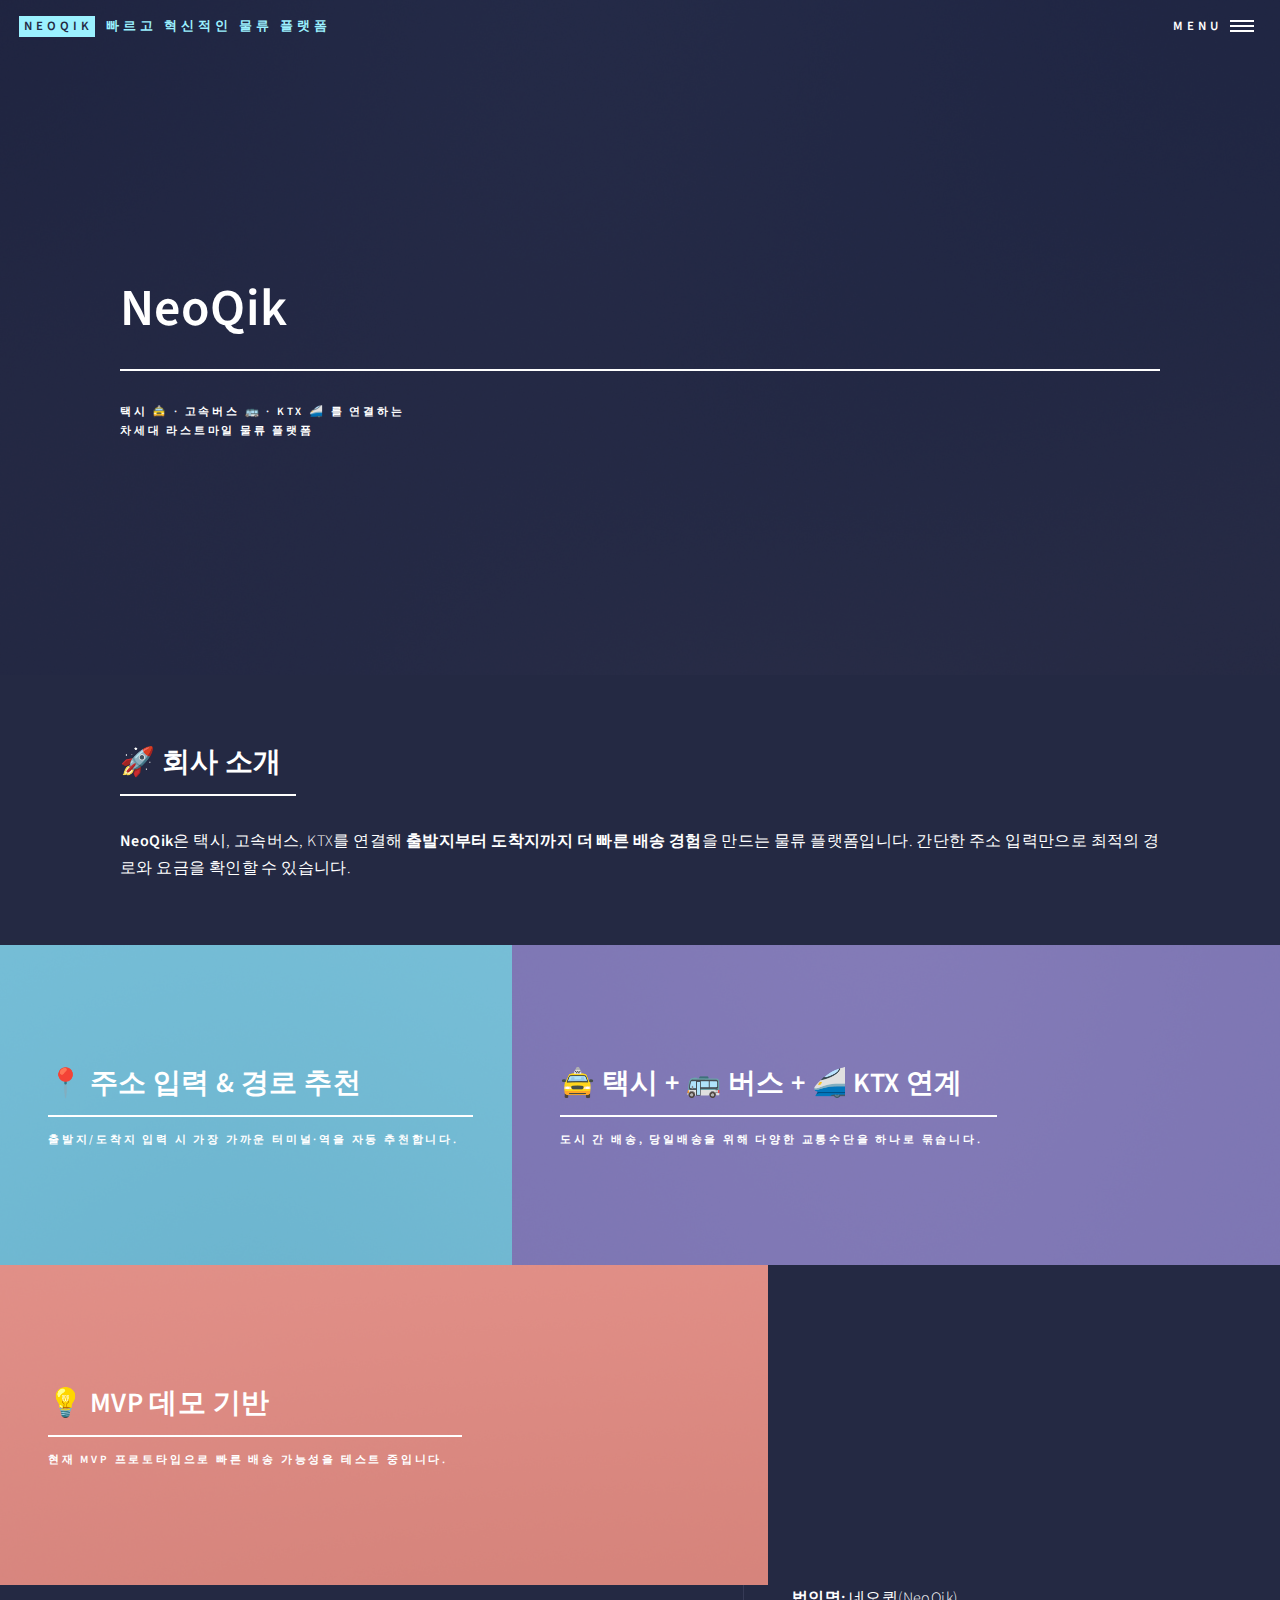
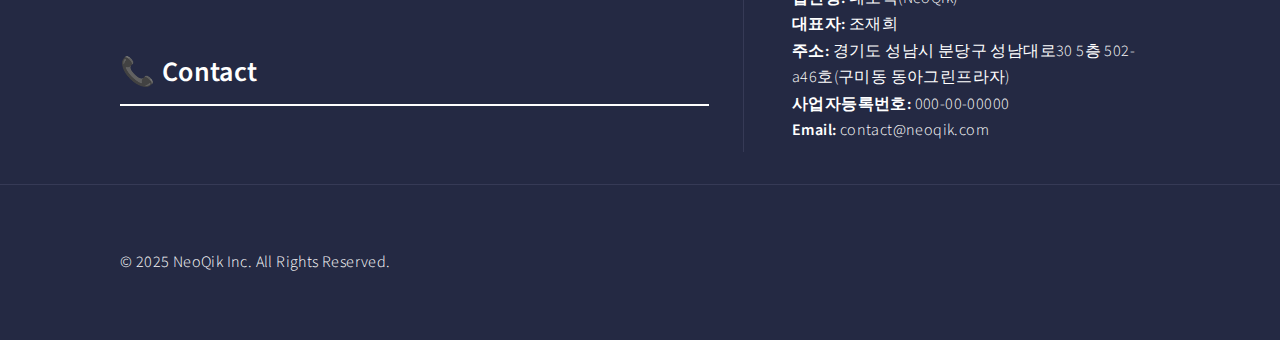
<file: index.html>
<!DOCTYPE HTML>
<html>
	<head>
		<title>NeoQik – 빠르고 혁신적인 물류 플랫폼</title>
		<meta charset="utf-8" />
		<meta name="viewport" content="width=device-width, initial-scale=1, user-scalable=no" />
		<link rel="stylesheet" href="assets/css/main.css" />
		<noscript><link rel="stylesheet" href="assets/css/noscript.css" /></noscript>
	</head>
	<body class="is-preload">

		<!-- Wrapper -->
			<div id="wrapper">

				<!-- Header -->
					<header id="header" class="alt">
						<a href="index.html" class="logo"><strong>NeoQik</strong> <span>빠르고 혁신적인 물류 플랫폼</span></a>
						<nav>
							<a href="#menu">Menu</a>
						</nav>
					</header>

				<!-- Menu -->
					<nav id="menu">
						<ul class="links">
							<li><a href="index.html">Home</a></li>
							<li><a href="#about">About</a></li>
							<li><a href="#services">Services</a></li>
							<li><a href="notice.html">Notice</a></li>
							<li><a href="#contact">Contact</a></li>
						</ul>
					</nav>

				<!-- Banner -->
					<section id="banner" class="major">
						<div class="inner">
							<header class="major">
								<h1>NeoQik</h1>
							</header>
							<div class="content">
								<p>택시 🚖 · 고속버스 🚌 · KTX 🚄 를 연결하는<br/>
								<strong>차세대 라스트마일 물류 플랫폼</strong></p>
							</div>
						</div>
					</section>

				<!-- About -->
					<section id="about">
						<div class="inner">
							<header class="major">
								<h2>🚀 회사 소개</h2>
							</header>
							<p><strong>NeoQik</strong>은 택시, 고속버스, KTX를 연결해 
							<strong>출발지부터 도착지까지 더 빠른 배송 경험</strong>을 만드는 물류 플랫폼입니다.
							간단한 주소 입력만으로 최적의 경로와 요금을 확인할 수 있습니다.</p>
						</div>
					</section>

				<!-- Services -->
					<section id="services" class="tiles">
						<article>
							<span class="image">
								<img src="images/pic01.jpg" alt="" />
							</span>
							<header class="major">
								<h3>📍 주소 입력 & 경로 추천</h3>
								<p>출발지/도착지 입력 시 가장 가까운 터미널·역을 자동 추천합니다.</p>
							</header>
						</article>
						<article>
							<span class="image">
								<img src="images/pic02.jpg" alt="" />
							</span>
							<header class="major">
								<h3>🚖 택시 + 🚌 버스 + 🚄 KTX 연계</h3>
								<p>도시 간 배송, 당일배송을 위해 다양한 교통수단을 하나로 묶습니다.</p>
							</header>
						</article>
						<article>
							<span class="image">
								<img src="images/pic03.jpg" alt="" />
							</span>
							<header class="major">
								<h3>💡 MVP 데모 기반</h3>
								<p>현재 MVP 프로토타입으로 빠른 배송 가능성을 테스트 중입니다.</p>
							</header>
						</article>
					</section>

				<!-- Contact -->
					<section id="contact">
						<div class="inner">
							<header class="major">
								<h2>📞 Contact</h2>
							</header>
							<p><strong>법인명:</strong> 네오퀵(NeoQik)<br>
							   <strong>대표자:</strong> 조재희<br>
							   <strong>주소:</strong> 경기도 성남시 분당구 성남대로30 5층 502-a46호(구미동 동아그린프라자)<br>
							   <strong>사업자등록번호:</strong> 000-00-00000<br>
							   <strong>Email:</strong> contact@neoqik.com</p>
						</div>
					</section>

				<!-- Footer -->
					<footer id="footer">
						<div class="inner">
							<p>© 2025 NeoQik Inc. All Rights Reserved.</p>
						</div>
					</footer>

			</div>

		<!-- Scripts -->
			<script src="assets/js/jquery.min.js"></script>
			<script src="assets/js/jquery.scrolly.min.js"></script>
			<script src="assets/js/jquery.scrollex.min.js"></script>
			<script src="assets/js/browser.min.js"></script>
			<script src="assets/js/breakpoints.min.js"></script>
			<script src="assets/js/util.js"></script>
			<script src="assets/js/main.js"></script>

	</body>
</html>
</file>
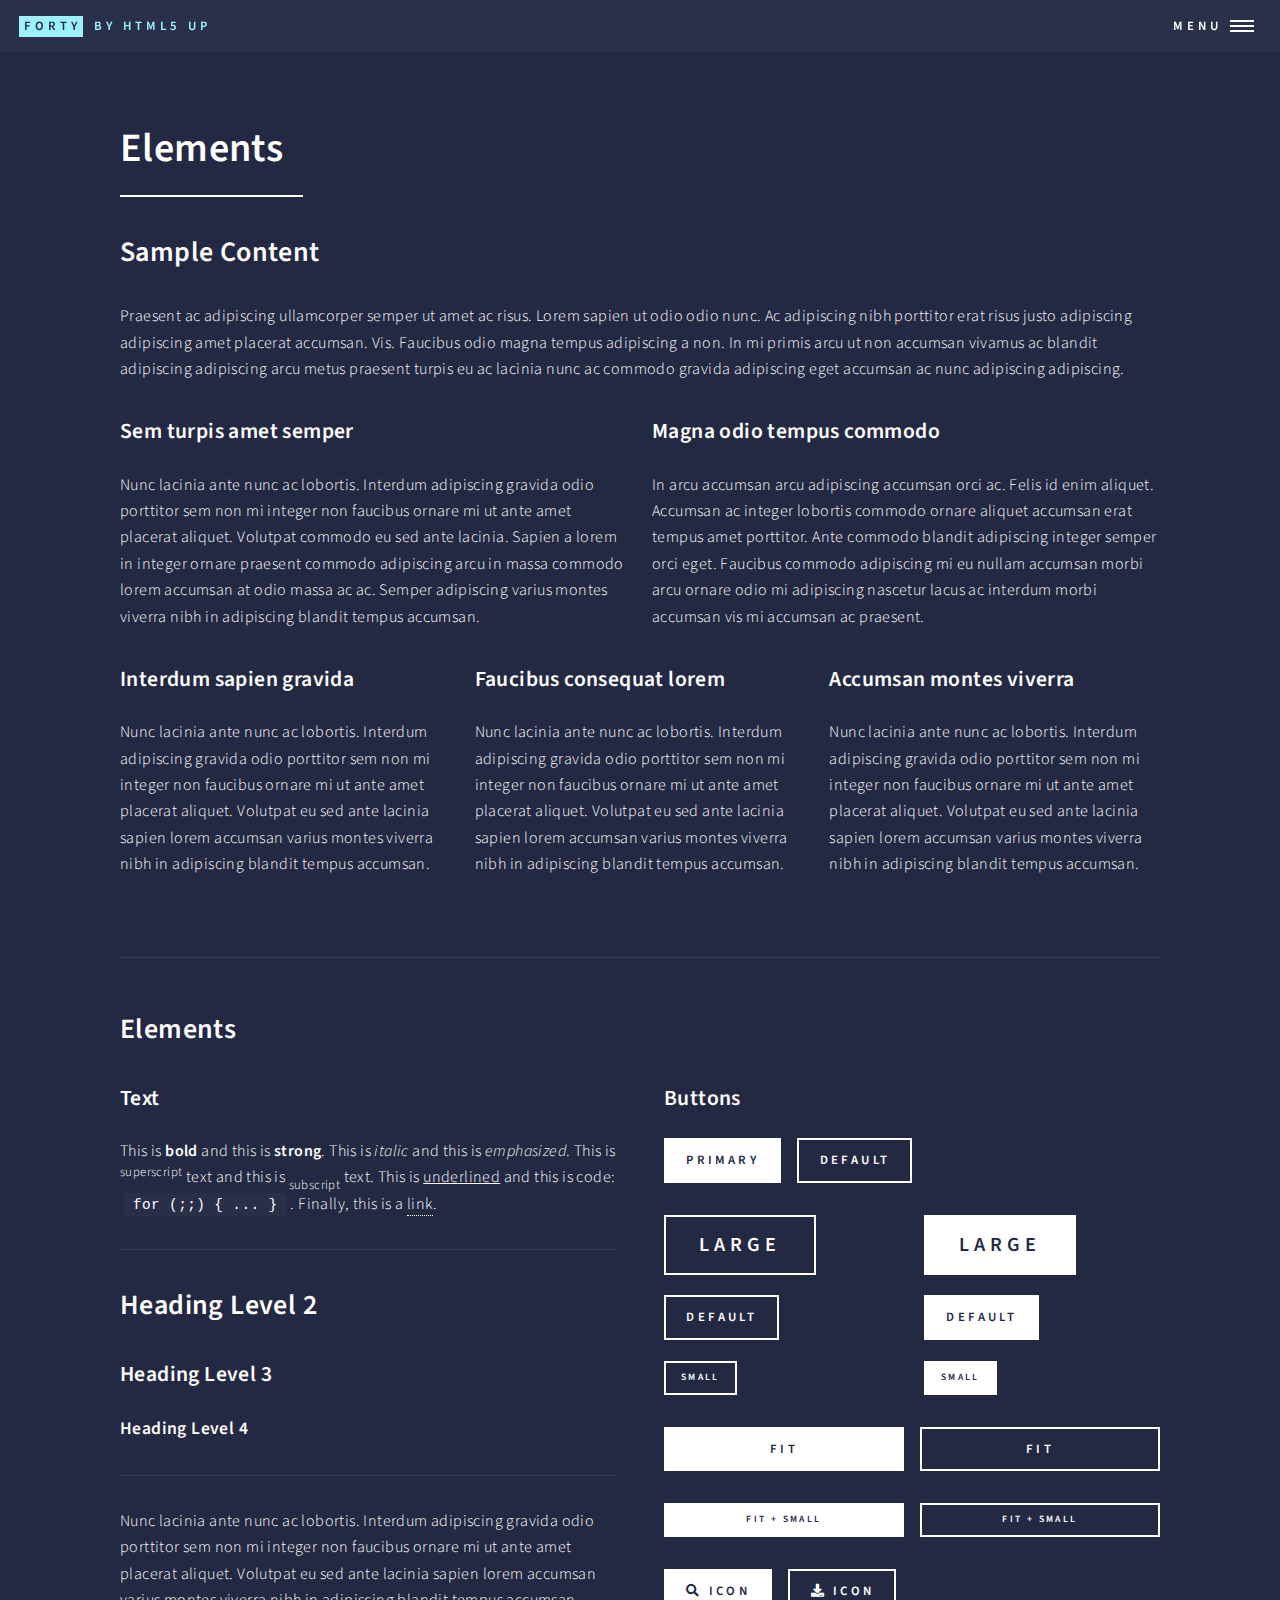
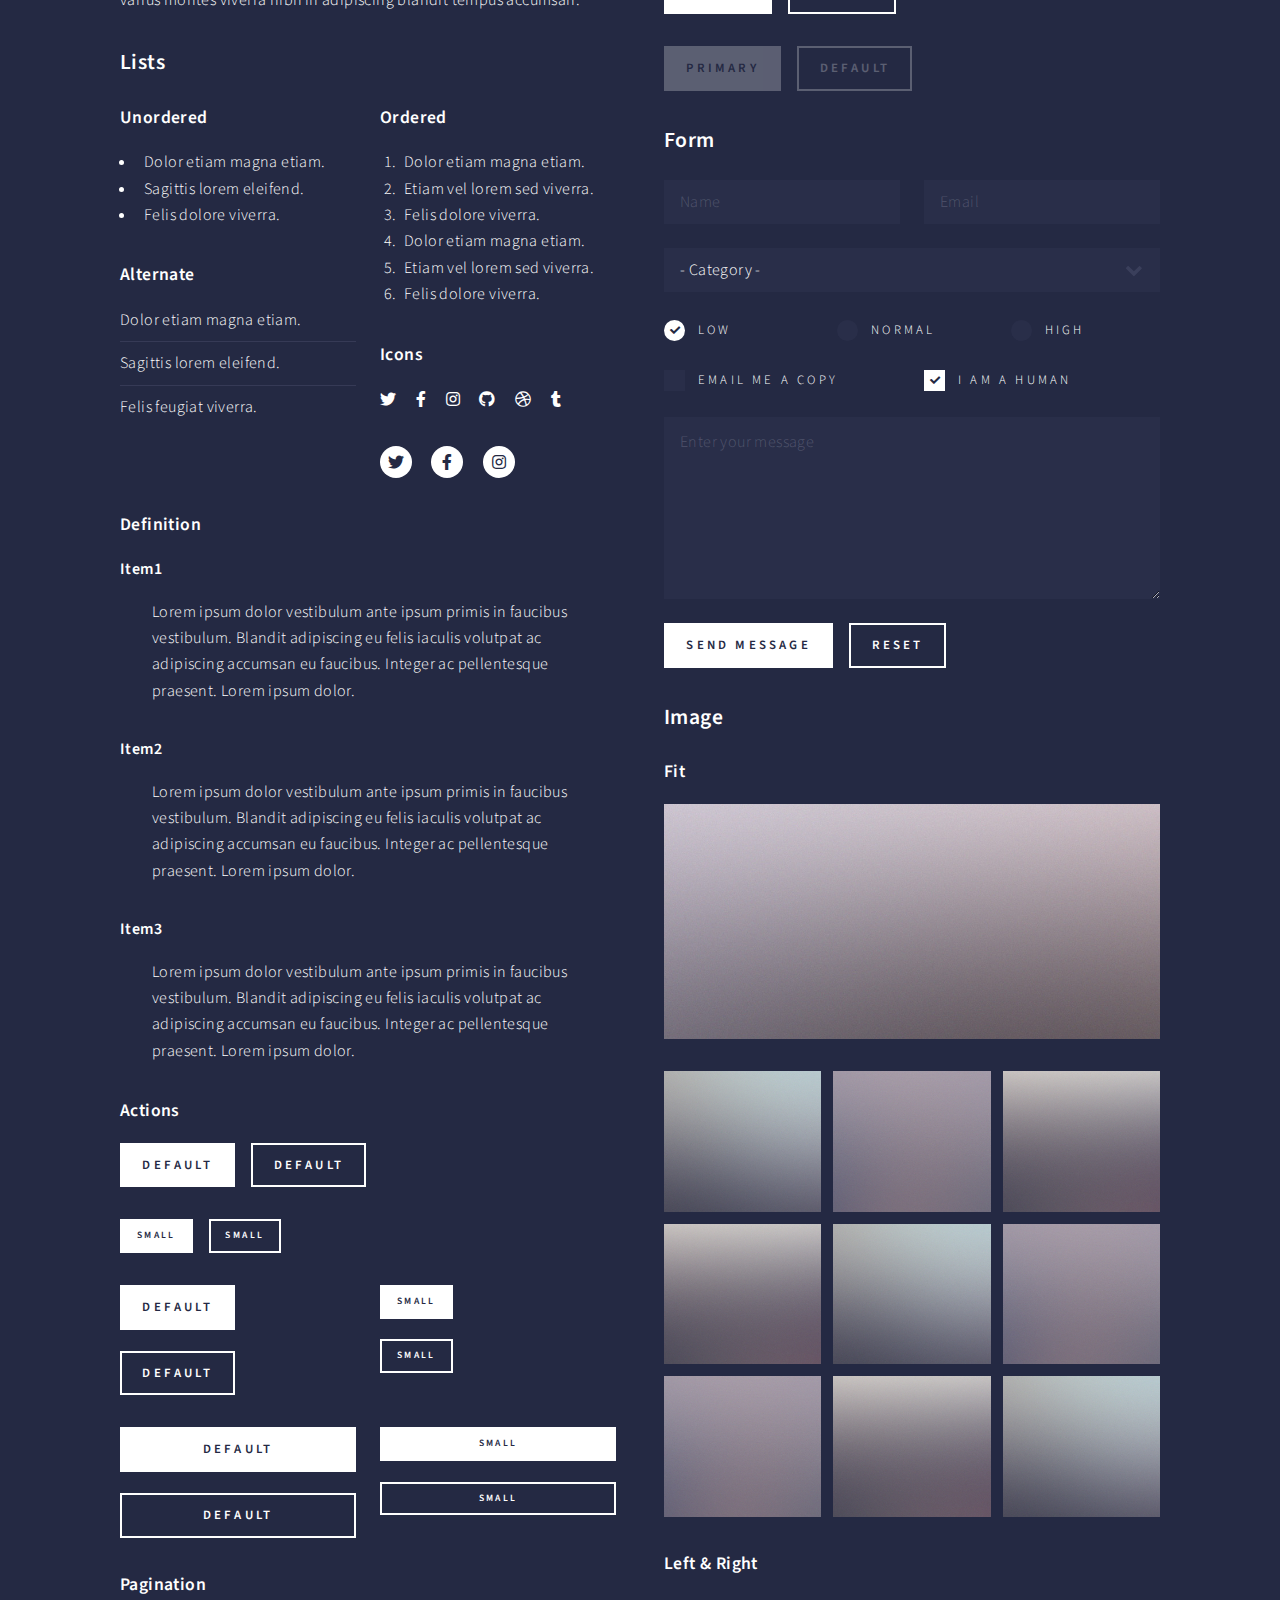
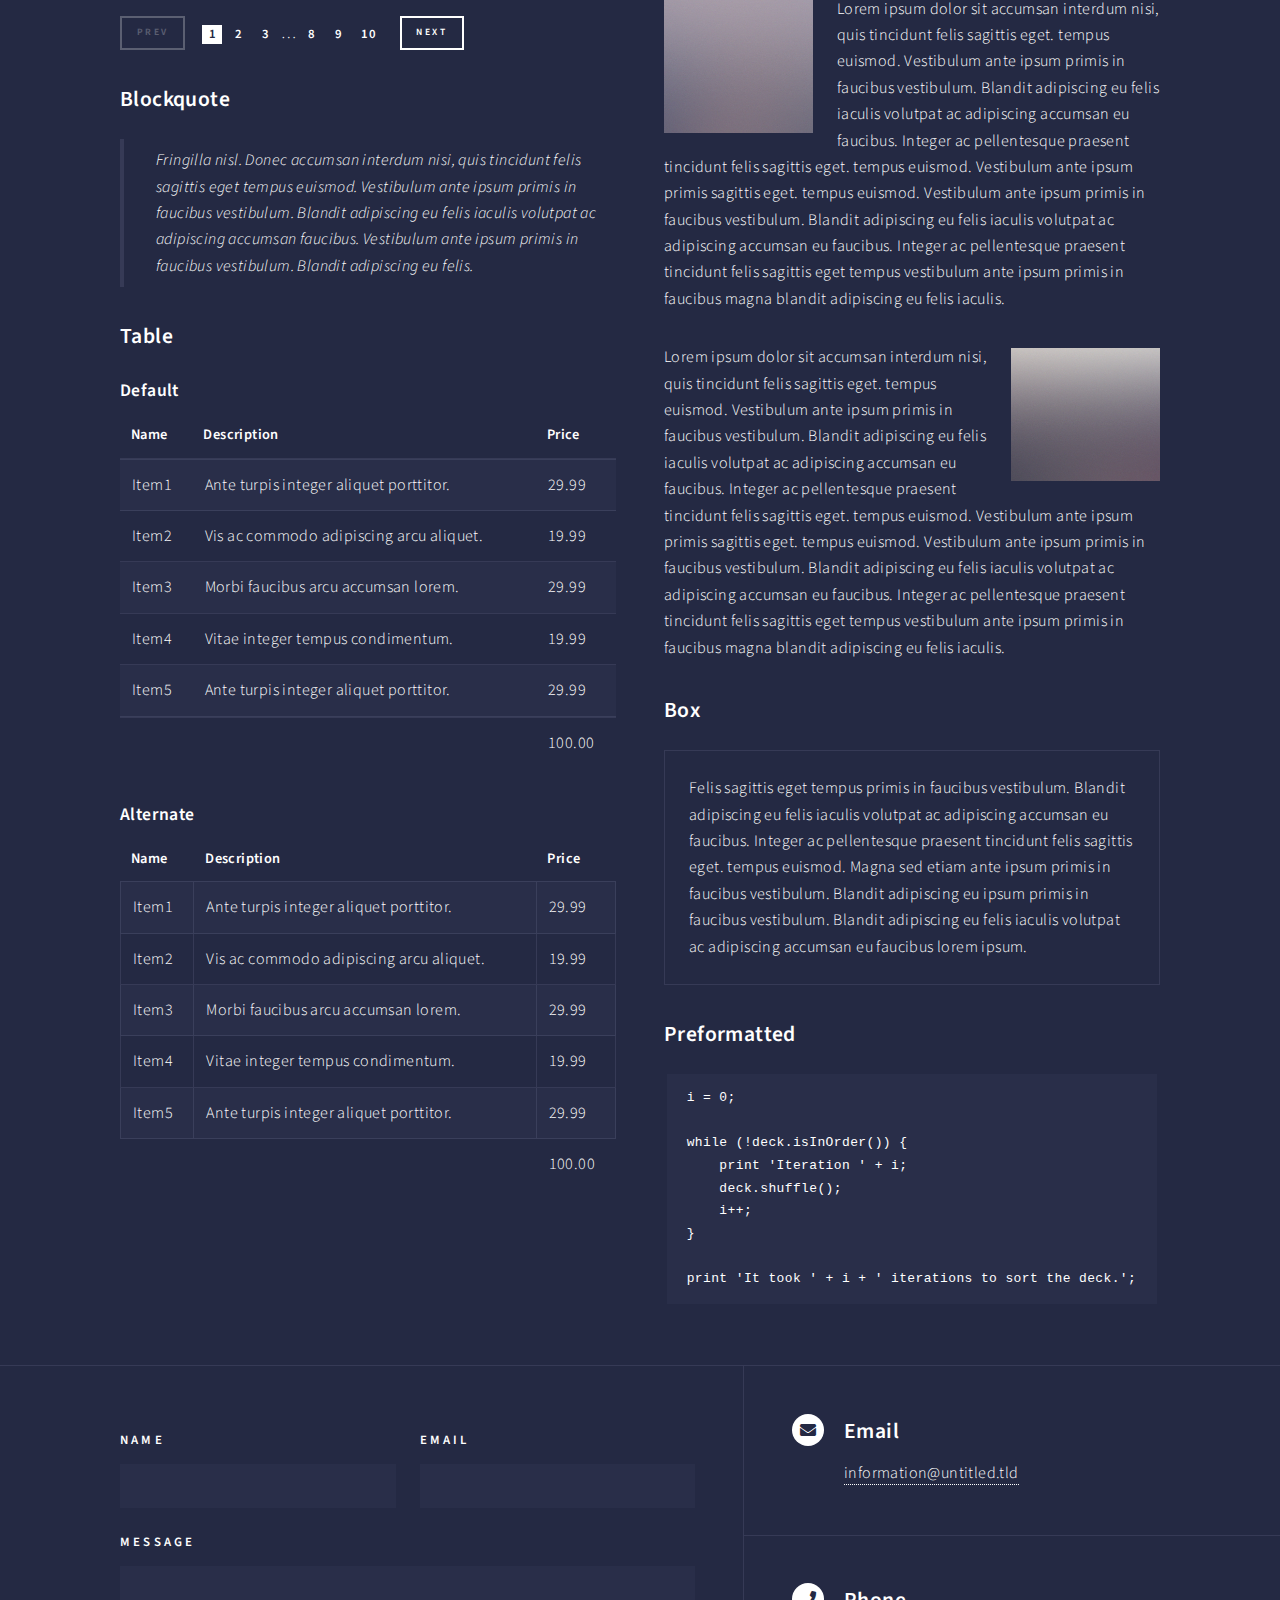
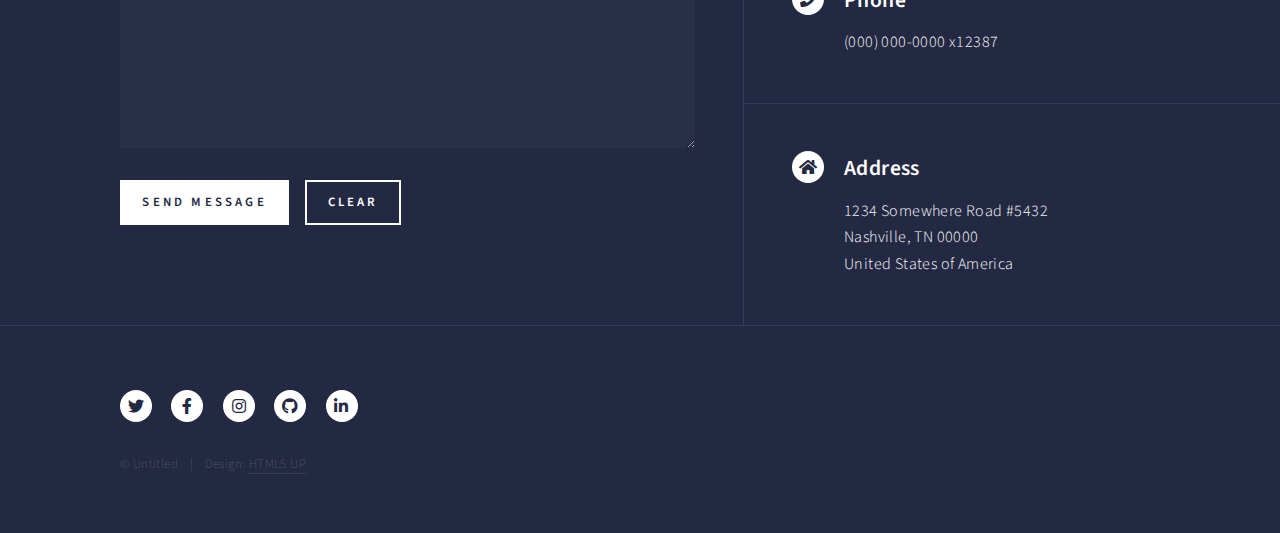
<file: elements.html>
<!DOCTYPE HTML>
<!--
	Forty by HTML5 UP
	html5up.net | @ajlkn
	Free for personal and commercial use under the CCA 3.0 license (html5up.net/license)
-->
<html>
	<head>
		<title>Elements - Forty by HTML5 UP</title>
		<meta charset="utf-8" />
		<meta name="viewport" content="width=device-width, initial-scale=1, user-scalable=no" />
		<link rel="stylesheet" href="assets/css/main.css" />
		<noscript><link rel="stylesheet" href="assets/css/noscript.css" /></noscript>
	</head>
	<body class="is-preload">

		<!-- Wrapper -->
			<div id="wrapper">

				<!-- Header -->
					<header id="header">
						<a href="index.html" class="logo"><strong>Forty</strong> <span>by HTML5 UP</span></a>
						<nav>
							<a href="#menu">Menu</a>
						</nav>
					</header>

				<!-- Menu -->
					<nav id="menu">
						<ul class="links">
							<li><a href="index.html">Home</a></li>
							<li><a href="landing.html">Landing</a></li>
							<li><a href="generic.html">Generic</a></li>
							<li><a href="elements.html">Elements</a></li>
						</ul>
						<ul class="actions stacked">
							<li><a href="#" class="button primary fit">Get Started</a></li>
							<li><a href="#" class="button fit">Log In</a></li>
						</ul>
					</nav>

				<!-- Main -->
					<div id="main" class="alt">

						<!-- One -->
							<section id="one">
								<div class="inner">
									<header class="major">
										<h1>Elements</h1>
									</header>

									<!-- Content -->
										<h2 id="content">Sample Content</h2>
										<p>Praesent ac adipiscing ullamcorper semper ut amet ac risus. Lorem sapien ut odio odio nunc. Ac adipiscing nibh porttitor erat risus justo adipiscing adipiscing amet placerat accumsan. Vis. Faucibus odio magna tempus adipiscing a non. In mi primis arcu ut non accumsan vivamus ac blandit adipiscing adipiscing arcu metus praesent turpis eu ac lacinia nunc ac commodo gravida adipiscing eget accumsan ac nunc adipiscing adipiscing.</p>
										<div class="row">
											<div class="col-6 col-12-small">
												<h3>Sem turpis amet semper</h3>
												<p>Nunc lacinia ante nunc ac lobortis. Interdum adipiscing gravida odio porttitor sem non mi integer non faucibus ornare mi ut ante amet placerat aliquet. Volutpat commodo eu sed ante lacinia. Sapien a lorem in integer ornare praesent commodo adipiscing arcu in massa commodo lorem accumsan at odio massa ac ac. Semper adipiscing varius montes viverra nibh in adipiscing blandit tempus accumsan.</p>
											</div>
											<div class="col-6 col-12-small">
												<h3>Magna odio tempus commodo</h3>
												<p>In arcu accumsan arcu adipiscing accumsan orci ac. Felis id enim aliquet. Accumsan ac integer lobortis commodo ornare aliquet accumsan erat tempus amet porttitor. Ante commodo blandit adipiscing integer semper orci eget. Faucibus commodo adipiscing mi eu nullam accumsan morbi arcu ornare odio mi adipiscing nascetur lacus ac interdum morbi accumsan vis mi accumsan ac praesent.</p>
											</div>
											<!-- Break -->
											<div class="col-4 col-12-medium">
												<h3>Interdum sapien gravida</h3>
												<p>Nunc lacinia ante nunc ac lobortis. Interdum adipiscing gravida odio porttitor sem non mi integer non faucibus ornare mi ut ante amet placerat aliquet. Volutpat eu sed ante lacinia sapien lorem accumsan varius montes viverra nibh in adipiscing blandit tempus accumsan.</p>
											</div>
											<div class="col-4 col-12-medium">
												<h3>Faucibus consequat lorem</h3>
												<p>Nunc lacinia ante nunc ac lobortis. Interdum adipiscing gravida odio porttitor sem non mi integer non faucibus ornare mi ut ante amet placerat aliquet. Volutpat eu sed ante lacinia sapien lorem accumsan varius montes viverra nibh in adipiscing blandit tempus accumsan.</p>
											</div>
											<div class="col-4 col-12-medium">
												<h3>Accumsan montes viverra</h3>
												<p>Nunc lacinia ante nunc ac lobortis. Interdum adipiscing gravida odio porttitor sem non mi integer non faucibus ornare mi ut ante amet placerat aliquet. Volutpat eu sed ante lacinia sapien lorem accumsan varius montes viverra nibh in adipiscing blandit tempus accumsan.</p>
											</div>
										</div>

									<hr class="major" />

									<!-- Elements -->
										<h2 id="elements">Elements</h2>
										<div class="row gtr-200">
											<div class="col-6 col-12-medium">

												<!-- Text stuff -->
													<h3>Text</h3>
													<p>This is <b>bold</b> and this is <strong>strong</strong>. This is <i>italic</i> and this is <em>emphasized</em>.
													This is <sup>superscript</sup> text and this is <sub>subscript</sub> text.
													This is <u>underlined</u> and this is code: <code>for (;;) { ... }</code>.
													Finally, this is a <a href="#">link</a>.</p>
													<hr />
													<h2>Heading Level 2</h2>
													<h3>Heading Level 3</h3>
													<h4>Heading Level 4</h4>
													<hr />
													<p>Nunc lacinia ante nunc ac lobortis. Interdum adipiscing gravida odio porttitor sem non mi integer non faucibus ornare mi ut ante amet placerat aliquet. Volutpat eu sed ante lacinia sapien lorem accumsan varius montes viverra nibh in adipiscing blandit tempus accumsan.</p>

												<!-- Lists -->
													<h3>Lists</h3>
													<div class="row">
														<div class="col-6 col-12-small">

															<h4>Unordered</h4>
															<ul>
																<li>Dolor etiam magna etiam.</li>
																<li>Sagittis lorem eleifend.</li>
																<li>Felis dolore viverra.</li>
															</ul>

															<h4>Alternate</h4>
															<ul class="alt">
																<li>Dolor etiam magna etiam.</li>
																<li>Sagittis lorem eleifend.</li>
																<li>Felis feugiat viverra.</li>
															</ul>

														</div>
														<div class="col-6 col-12-small">

															<h4>Ordered</h4>
															<ol>
																<li>Dolor etiam magna etiam.</li>
																<li>Etiam vel lorem sed viverra.</li>
																<li>Felis dolore viverra.</li>
																<li>Dolor etiam magna etiam.</li>
																<li>Etiam vel lorem sed viverra.</li>
																<li>Felis dolore viverra.</li>
															</ol>

															<h4>Icons</h4>
															<ul class="icons">
																<li><a href="#" class="icon brands fa-twitter"><span class="label">Twitter</span></a></li>
																<li><a href="#" class="icon brands fa-facebook-f"><span class="label">Facebook</span></a></li>
																<li><a href="#" class="icon brands fa-instagram"><span class="label">Instagram</span></a></li>
																<li><a href="#" class="icon brands fa-github"><span class="label">Github</span></a></li>
																<li><a href="#" class="icon brands fa-dribbble"><span class="label">Dribbble</span></a></li>
																<li><a href="#" class="icon brands fa-tumblr"><span class="label">Tumblr</span></a></li>
															</ul>
															<ul class="icons">
																<li><a href="#" class="icon brands alt fa-twitter"><span class="label">Twitter</span></a></li>
																<li><a href="#" class="icon brands alt fa-facebook-f"><span class="label">Facebook</span></a></li>
																<li><a href="#" class="icon brands alt fa-instagram"><span class="label">Instagram</span></a></li>
															</ul>

														</div>
													</div>
													<h4>Definition</h4>
													<dl>
														<dt>Item1</dt>
														<dd>
															<p>Lorem ipsum dolor vestibulum ante ipsum primis in faucibus vestibulum. Blandit adipiscing eu felis iaculis volutpat ac adipiscing accumsan eu faucibus. Integer ac pellentesque praesent. Lorem ipsum dolor.</p>
														</dd>
														<dt>Item2</dt>
														<dd>
															<p>Lorem ipsum dolor vestibulum ante ipsum primis in faucibus vestibulum. Blandit adipiscing eu felis iaculis volutpat ac adipiscing accumsan eu faucibus. Integer ac pellentesque praesent. Lorem ipsum dolor.</p>
														</dd>
														<dt>Item3</dt>
														<dd>
															<p>Lorem ipsum dolor vestibulum ante ipsum primis in faucibus vestibulum. Blandit adipiscing eu felis iaculis volutpat ac adipiscing accumsan eu faucibus. Integer ac pellentesque praesent. Lorem ipsum dolor.</p>
														</dd>
													</dl>

													<h4>Actions</h4>
													<ul class="actions">
														<li><a href="#" class="button primary">Default</a></li>
														<li><a href="#" class="button">Default</a></li>
													</ul>
													<ul class="actions small">
														<li><a href="#" class="button primary small">Small</a></li>
														<li><a href="#" class="button small">Small</a></li>
													</ul>
													<div class="row">
														<div class="col-6 col-12-small">
															<ul class="actions stacked">
																<li><a href="#" class="button primary">Default</a></li>
																<li><a href="#" class="button">Default</a></li>
															</ul>
														</div>
														<div class="col-6 col-12-small">
															<ul class="actions stacked">
																<li><a href="#" class="button primary small">Small</a></li>
																<li><a href="#" class="button small">Small</a></li>
															</ul>
														</div>
														<div class="col-6 col-12-small">
															<ul class="actions stacked">
																<li><a href="#" class="button primary fit">Default</a></li>
																<li><a href="#" class="button fit">Default</a></li>
															</ul>
														</div>
														<div class="col-6 col-12-small">
															<ul class="actions stacked">
																<li><a href="#" class="button primary small fit">Small</a></li>
																<li><a href="#" class="button small fit">Small</a></li>
															</ul>
														</div>
													</div>

													<h4>Pagination</h4>
													<ul class="pagination">
														<li><span class="button small disabled">Prev</span></li>
														<li><a href="#" class="page active">1</a></li>
														<li><a href="#" class="page">2</a></li>
														<li><a href="#" class="page">3</a></li>
														<li><span>&hellip;</span></li>
														<li><a href="#" class="page">8</a></li>
														<li><a href="#" class="page">9</a></li>
														<li><a href="#" class="page">10</a></li>
														<li><a href="#" class="button small">Next</a></li>
													</ul>

												<!-- Blockquote -->
													<h3>Blockquote</h3>
													<blockquote>Fringilla nisl. Donec accumsan interdum nisi, quis tincidunt felis sagittis eget tempus euismod. Vestibulum ante ipsum primis in faucibus vestibulum. Blandit adipiscing eu felis iaculis volutpat ac adipiscing accumsan faucibus. Vestibulum ante ipsum primis in faucibus vestibulum. Blandit adipiscing eu felis.</blockquote>

												<!-- Table -->
													<h3>Table</h3>

													<h4>Default</h4>
													<div class="table-wrapper">
														<table>
															<thead>
																<tr>
																	<th>Name</th>
																	<th>Description</th>
																	<th>Price</th>
																</tr>
															</thead>
															<tbody>
																<tr>
																	<td>Item1</td>
																	<td>Ante turpis integer aliquet porttitor.</td>
																	<td>29.99</td>
																</tr>
																<tr>
																	<td>Item2</td>
																	<td>Vis ac commodo adipiscing arcu aliquet.</td>
																	<td>19.99</td>
																</tr>
																<tr>
																	<td>Item3</td>
																	<td> Morbi faucibus arcu accumsan lorem.</td>
																	<td>29.99</td>
																</tr>
																<tr>
																	<td>Item4</td>
																	<td>Vitae integer tempus condimentum.</td>
																	<td>19.99</td>
																</tr>
																<tr>
																	<td>Item5</td>
																	<td>Ante turpis integer aliquet porttitor.</td>
																	<td>29.99</td>
																</tr>
															</tbody>
															<tfoot>
																<tr>
																	<td colspan="2"></td>
																	<td>100.00</td>
																</tr>
															</tfoot>
														</table>
													</div>

													<h4>Alternate</h4>
													<div class="table-wrapper">
														<table class="alt">
															<thead>
																<tr>
																	<th>Name</th>
																	<th>Description</th>
																	<th>Price</th>
																</tr>
															</thead>
															<tbody>
																<tr>
																	<td>Item1</td>
																	<td>Ante turpis integer aliquet porttitor.</td>
																	<td>29.99</td>
																</tr>
																<tr>
																	<td>Item2</td>
																	<td>Vis ac commodo adipiscing arcu aliquet.</td>
																	<td>19.99</td>
																</tr>
																<tr>
																	<td>Item3</td>
																	<td> Morbi faucibus arcu accumsan lorem.</td>
																	<td>29.99</td>
																</tr>
																<tr>
																	<td>Item4</td>
																	<td>Vitae integer tempus condimentum.</td>
																	<td>19.99</td>
																</tr>
																<tr>
																	<td>Item5</td>
																	<td>Ante turpis integer aliquet porttitor.</td>
																	<td>29.99</td>
																</tr>
															</tbody>
															<tfoot>
																<tr>
																	<td colspan="2"></td>
																	<td>100.00</td>
																</tr>
															</tfoot>
														</table>
													</div>

											</div>
											<div class="col-6 col-12-medium">

												<!-- Buttons -->
													<h3>Buttons</h3>
													<ul class="actions">
														<li><a href="#" class="button primary">Primary</a></li>
														<li><a href="#" class="button">Default</a></li>
													</ul>
													<div class="row">
														<div class="col-6 col-12-xsmall">
															<ul class="actions stacked">
																<li><a href="#" class="button large">Large</a></li>
																<li><a href="#" class="button">Default</a></li>
																<li><a href="#" class="button small">Small</a></li>
															</ul>
														</div>
														<div class="col-6 col-12-xsmall">
															<ul class="actions stacked">
																<li><a href="#" class="button primary large">Large</a></li>
																<li><a href="#" class="button primary">Default</a></li>
																<li><a href="#" class="button primary small">Small</a></li>
															</ul>
														</div>
													</div>
													<ul class="actions fit">
														<li><a href="#" class="button primary fit">Fit</a></li>
														<li><a href="#" class="button fit">Fit</a></li>
													</ul>
													<ul class="actions fit small">
														<li><a href="#" class="button primary fit small">Fit + Small</a></li>
														<li><a href="#" class="button fit small">Fit + Small</a></li>
													</ul>
													<ul class="actions">
														<li><a href="#" class="button primary icon solid fa-search">Icon</a></li>
														<li><a href="#" class="button icon solid fa-download">Icon</a></li>
													</ul>
													<ul class="actions">
														<li><span class="button primary disabled">Primary</span></li>
														<li><span class="button disabled">Default</span></li>
													</ul>

												<!-- Form -->
													<h3>Form</h3>

													<form method="post" action="#">
														<div class="row gtr-uniform">
															<div class="col-6 col-12-xsmall">
																<input type="text" name="demo-name" id="demo-name" value="" placeholder="Name" />
															</div>
															<div class="col-6 col-12-xsmall">
																<input type="email" name="demo-email" id="demo-email" value="" placeholder="Email" />
															</div>
															<!-- Break -->
															<div class="col-12">
																<select name="demo-category" id="demo-category">
																	<option value="">- Category -</option>
																	<option value="1">Manufacturing</option>
																	<option value="1">Shipping</option>
																	<option value="1">Administration</option>
																	<option value="1">Human Resources</option>
																</select>
															</div>
															<!-- Break -->
															<div class="col-4 col-12-small">
																<input type="radio" id="demo-priority-low" name="demo-priority" checked>
																<label for="demo-priority-low">Low</label>
															</div>
															<div class="col-4 col-12-small">
																<input type="radio" id="demo-priority-normal" name="demo-priority">
																<label for="demo-priority-normal">Normal</label>
															</div>
															<div class="col-4 col-12-small">
																<input type="radio" id="demo-priority-high" name="demo-priority">
																<label for="demo-priority-high">High</label>
															</div>
															<!-- Break -->
															<div class="col-6 col-12-small">
																<input type="checkbox" id="demo-copy" name="demo-copy">
																<label for="demo-copy">Email me a copy</label>
															</div>
															<div class="col-6 col-12-small">
																<input type="checkbox" id="demo-human" name="demo-human" checked>
																<label for="demo-human">I am a human</label>
															</div>
															<!-- Break -->
															<div class="col-12">
																<textarea name="demo-message" id="demo-message" placeholder="Enter your message" rows="6"></textarea>
															</div>
															<!-- Break -->
															<div class="col-12">
																<ul class="actions">
																	<li><input type="submit" value="Send Message" class="primary" /></li>
																	<li><input type="reset" value="Reset" /></li>
																</ul>
															</div>
														</div>
													</form>

												<!-- Image -->
													<h3>Image</h3>

													<h4>Fit</h4>
													<span class="image fit"><img src="images/pic03.jpg" alt="" /></span>
													<div class="box alt">
														<div class="row gtr-50 gtr-uniform">
															<div class="col-4"><span class="image fit"><img src="images/pic08.jpg" alt="" /></span></div>
															<div class="col-4"><span class="image fit"><img src="images/pic09.jpg" alt="" /></span></div>
															<div class="col-4"><span class="image fit"><img src="images/pic10.jpg" alt="" /></span></div>
															<!-- Break -->
															<div class="col-4"><span class="image fit"><img src="images/pic10.jpg" alt="" /></span></div>
															<div class="col-4"><span class="image fit"><img src="images/pic08.jpg" alt="" /></span></div>
															<div class="col-4"><span class="image fit"><img src="images/pic09.jpg" alt="" /></span></div>
															<!-- Break -->
															<div class="col-4"><span class="image fit"><img src="images/pic09.jpg" alt="" /></span></div>
															<div class="col-4"><span class="image fit"><img src="images/pic10.jpg" alt="" /></span></div>
															<div class="col-4"><span class="image fit"><img src="images/pic08.jpg" alt="" /></span></div>
														</div>
													</div>

													<h4>Left &amp; Right</h4>
													<p><span class="image left"><img src="images/pic09.jpg" alt="" /></span>Lorem ipsum dolor sit accumsan interdum nisi, quis tincidunt felis sagittis eget. tempus euismod. Vestibulum ante ipsum primis in faucibus vestibulum. Blandit adipiscing eu felis iaculis volutpat ac adipiscing accumsan eu faucibus. Integer ac pellentesque praesent tincidunt felis sagittis eget. tempus euismod. Vestibulum ante ipsum primis sagittis eget. tempus euismod. Vestibulum ante ipsum primis in faucibus vestibulum. Blandit adipiscing eu felis iaculis volutpat ac adipiscing accumsan eu faucibus. Integer ac pellentesque praesent tincidunt felis sagittis eget tempus vestibulum ante ipsum primis in faucibus magna blandit adipiscing eu felis iaculis.</p>
													<p><span class="image right"><img src="images/pic10.jpg" alt="" /></span>Lorem ipsum dolor sit accumsan interdum nisi, quis tincidunt felis sagittis eget. tempus euismod. Vestibulum ante ipsum primis in faucibus vestibulum. Blandit adipiscing eu felis iaculis volutpat ac adipiscing accumsan eu faucibus. Integer ac pellentesque praesent tincidunt felis sagittis eget. tempus euismod. Vestibulum ante ipsum primis sagittis eget. tempus euismod. Vestibulum ante ipsum primis in faucibus vestibulum. Blandit adipiscing eu felis iaculis volutpat ac adipiscing accumsan eu faucibus. Integer ac pellentesque praesent tincidunt felis sagittis eget tempus vestibulum ante ipsum primis in faucibus magna blandit adipiscing eu felis iaculis.</p>

												<!-- Box -->
													<h3>Box</h3>
													<div class="box">
														<p>Felis sagittis eget tempus primis in faucibus vestibulum. Blandit adipiscing eu felis iaculis volutpat ac adipiscing accumsan eu faucibus. Integer ac pellentesque praesent tincidunt felis sagittis eget. tempus euismod. Magna sed etiam ante ipsum primis in faucibus vestibulum. Blandit adipiscing eu ipsum primis in faucibus vestibulum. Blandit adipiscing eu felis iaculis volutpat ac adipiscing accumsan eu faucibus lorem ipsum.</p>
													</div>

												<!-- Preformatted Code -->
													<h3>Preformatted</h3>
													<pre><code>i = 0;

while (!deck.isInOrder()) {
    print 'Iteration ' + i;
    deck.shuffle();
    i++;
}

print 'It took ' + i + ' iterations to sort the deck.';
</code></pre>

											</div>
										</div>

								</div>
							</section>

					</div>

				<!-- Contact -->
					<section id="contact">
						<div class="inner">
							<section>
								<form method="post" action="#">
									<div class="fields">
										<div class="field half">
											<label for="name">Name</label>
											<input type="text" name="name" id="name" />
										</div>
										<div class="field half">
											<label for="email">Email</label>
											<input type="text" name="email" id="email" />
										</div>
										<div class="field">
											<label for="message">Message</label>
											<textarea name="message" id="message" rows="6"></textarea>
										</div>
									</div>
									<ul class="actions">
										<li><input type="submit" value="Send Message" class="primary" /></li>
										<li><input type="reset" value="Clear" /></li>
									</ul>
								</form>
							</section>
							<section class="split">
								<section>
									<div class="contact-method">
										<span class="icon solid alt fa-envelope"></span>
										<h3>Email</h3>
										<a href="#">information@untitled.tld</a>
									</div>
								</section>
								<section>
									<div class="contact-method">
										<span class="icon solid alt fa-phone"></span>
										<h3>Phone</h3>
										<span>(000) 000-0000 x12387</span>
									</div>
								</section>
								<section>
									<div class="contact-method">
										<span class="icon solid alt fa-home"></span>
										<h3>Address</h3>
										<span>1234 Somewhere Road #5432<br />
										Nashville, TN 00000<br />
										United States of America</span>
									</div>
								</section>
							</section>
						</div>
					</section>

				<!-- Footer -->
					<footer id="footer">
						<div class="inner">
							<ul class="icons">
								<li><a href="#" class="icon brands alt fa-twitter"><span class="label">Twitter</span></a></li>
								<li><a href="#" class="icon brands alt fa-facebook-f"><span class="label">Facebook</span></a></li>
								<li><a href="#" class="icon brands alt fa-instagram"><span class="label">Instagram</span></a></li>
								<li><a href="#" class="icon brands alt fa-github"><span class="label">GitHub</span></a></li>
								<li><a href="#" class="icon brands alt fa-linkedin-in"><span class="label">LinkedIn</span></a></li>
							</ul>
							<ul class="copyright">
								<li>&copy; Untitled</li><li>Design: <a href="https://html5up.net">HTML5 UP</a></li>
							</ul>
						</div>
					</footer>

			</div>

		<!-- Scripts -->
			<script src="assets/js/jquery.min.js"></script>
			<script src="assets/js/jquery.scrolly.min.js"></script>
			<script src="assets/js/jquery.scrollex.min.js"></script>
			<script src="assets/js/browser.min.js"></script>
			<script src="assets/js/breakpoints.min.js"></script>
			<script src="assets/js/util.js"></script>
			<script src="assets/js/main.js"></script>

	</body>
</html>
</file>
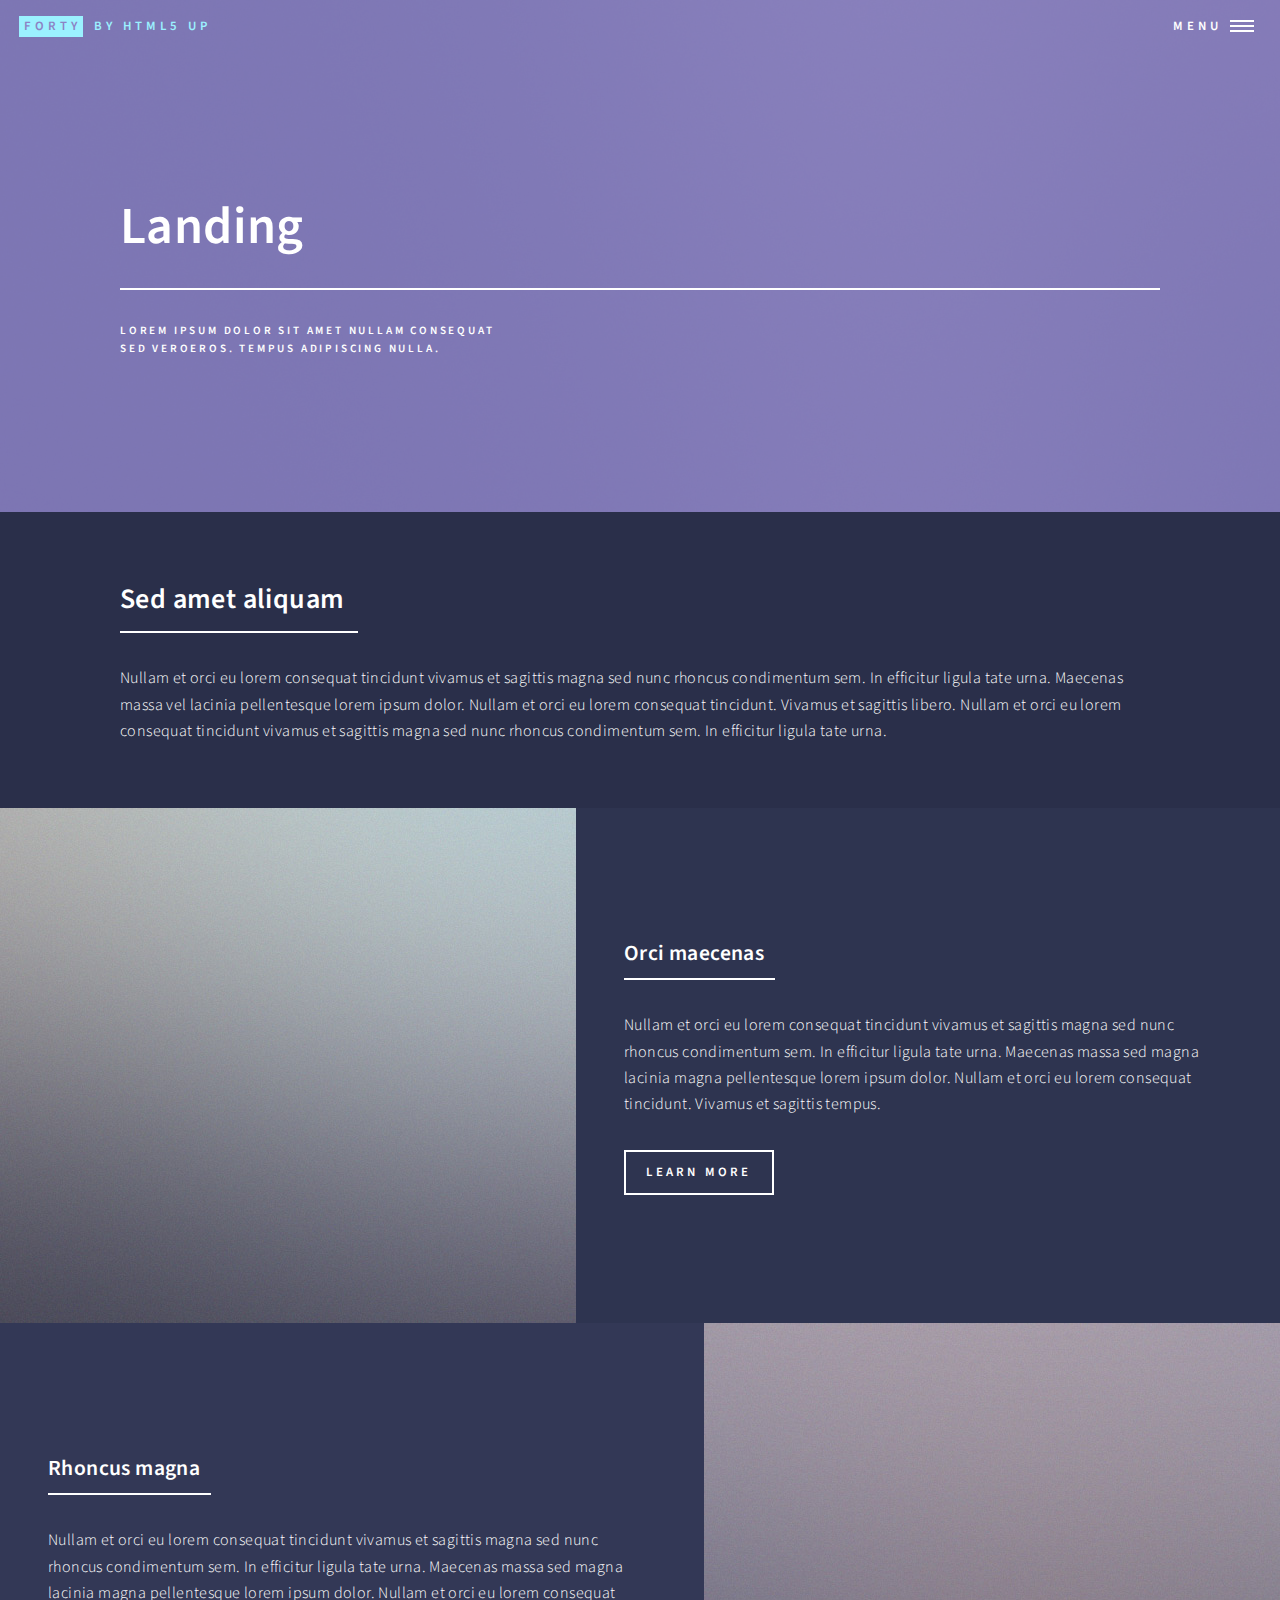
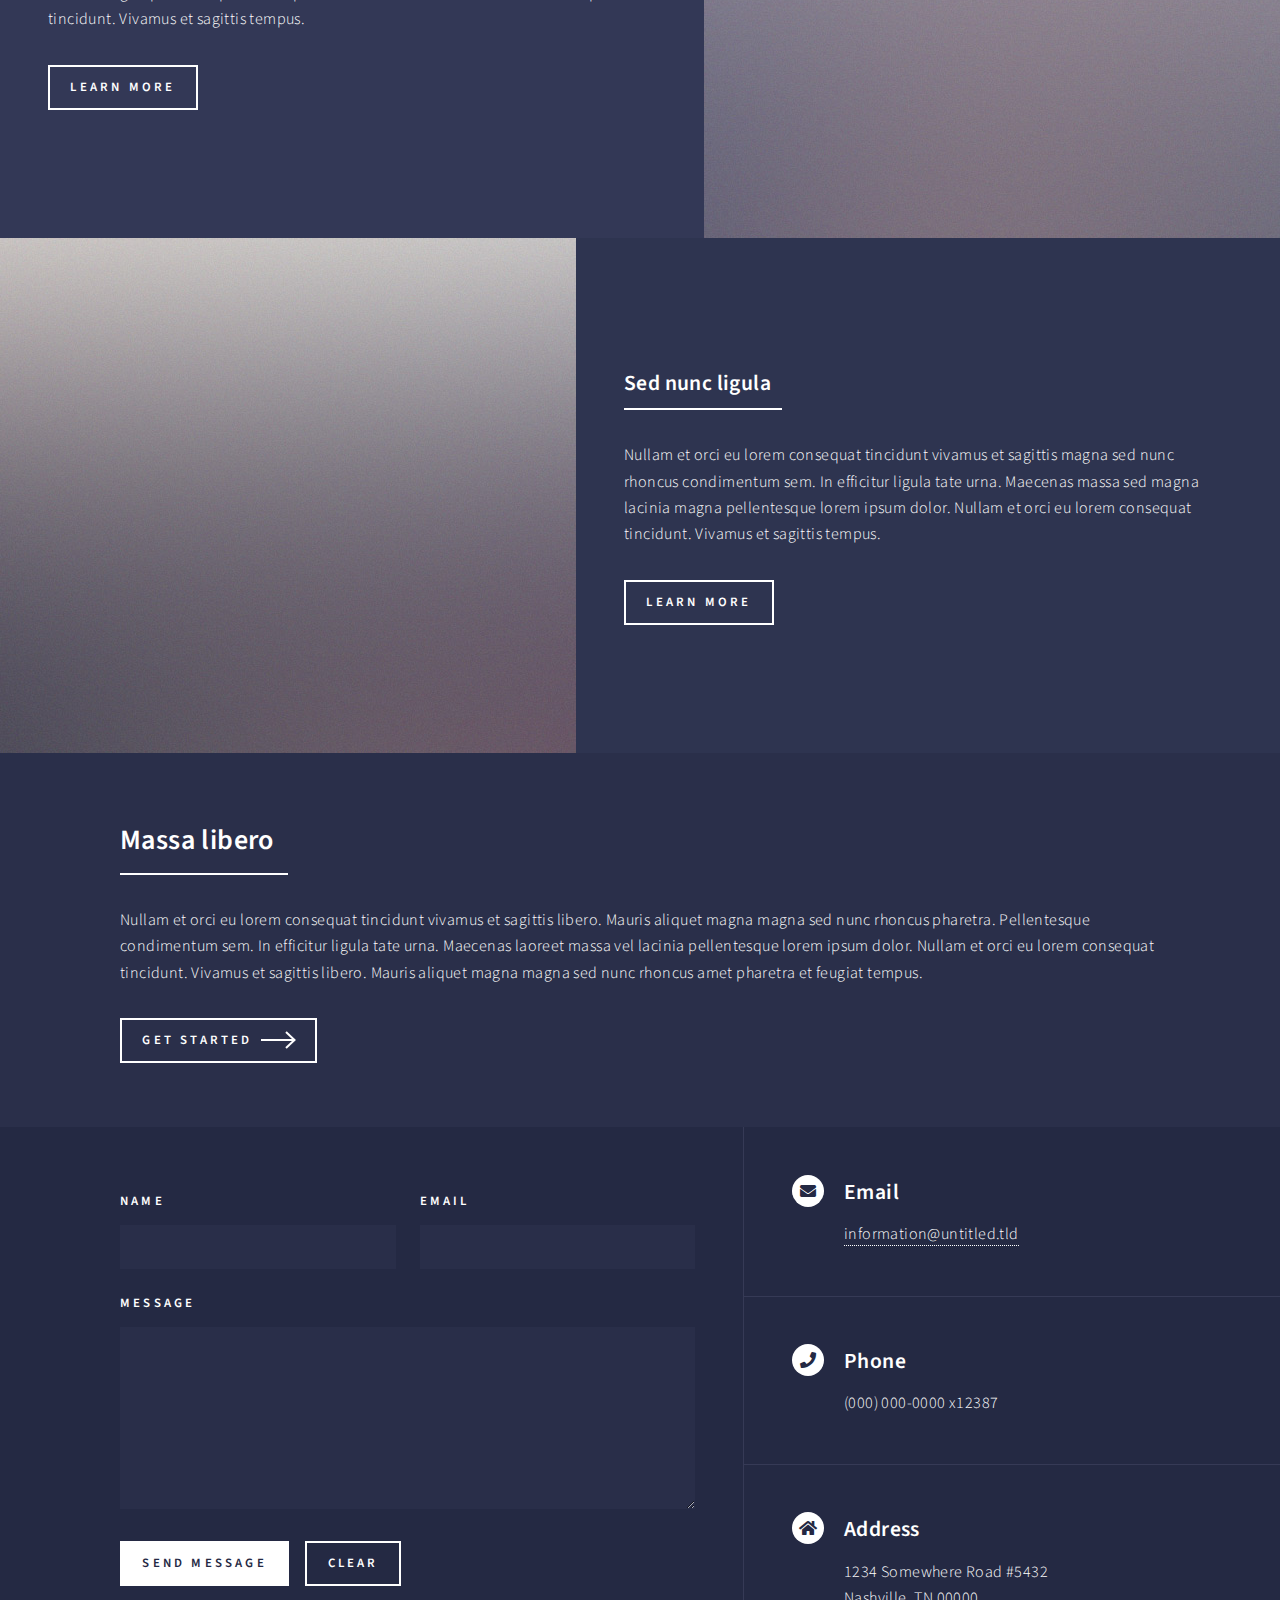
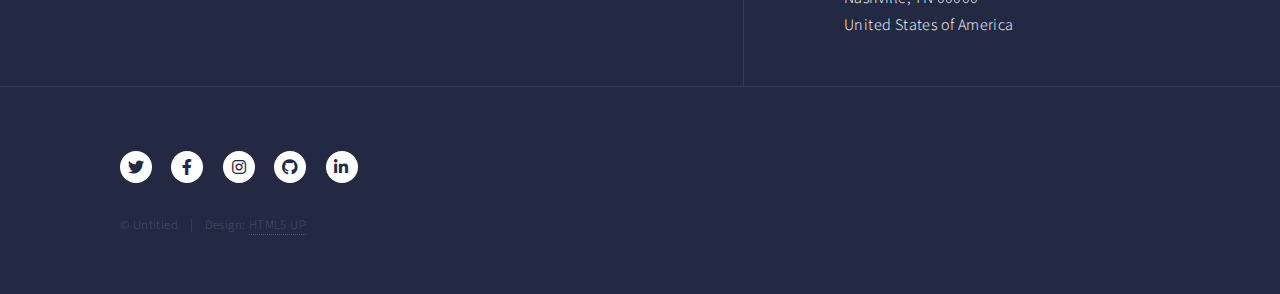
<file: landing.html>
<!DOCTYPE HTML>
<!--
	Forty by HTML5 UP
	html5up.net | @ajlkn
	Free for personal and commercial use under the CCA 3.0 license (html5up.net/license)
-->
<html>
	<head>
		<title>Landing - Forty by HTML5 UP</title>
		<meta charset="utf-8" />
		<meta name="viewport" content="width=device-width, initial-scale=1, user-scalable=no" />
		<link rel="stylesheet" href="assets/css/main.css" />
		<noscript><link rel="stylesheet" href="assets/css/noscript.css" /></noscript>
	</head>
	<body class="is-preload">

		<!-- Wrapper -->
			<div id="wrapper">

				<!-- Header -->
				<!-- Note: The "styleN" class below should match that of the banner element. -->
					<header id="header" class="alt style2">
						<a href="index.html" class="logo"><strong>Forty</strong> <span>by HTML5 UP</span></a>
						<nav>
							<a href="#menu">Menu</a>
						</nav>
					</header>

				<!-- Menu -->
					<nav id="menu">
						<ul class="links">
							<li><a href="index.html">Home</a></li>
							<li><a href="landing.html">Landing</a></li>
							<li><a href="generic.html">Generic</a></li>
							<li><a href="elements.html">Elements</a></li>
						</ul>
						<ul class="actions stacked">
							<li><a href="#" class="button primary fit">Get Started</a></li>
							<li><a href="#" class="button fit">Log In</a></li>
						</ul>
					</nav>

				<!-- Banner -->
				<!-- Note: The "styleN" class below should match that of the header element. -->
					<section id="banner" class="style2">
						<div class="inner">
							<span class="image">
								<img src="images/pic07.jpg" alt="" />
							</span>
							<header class="major">
								<h1>Landing</h1>
							</header>
							<div class="content">
								<p>Lorem ipsum dolor sit amet nullam consequat<br />
								sed veroeros. tempus adipiscing nulla.</p>
							</div>
						</div>
					</section>

				<!-- Main -->
					<div id="main">

						<!-- One -->
							<section id="one">
								<div class="inner">
									<header class="major">
										<h2>Sed amet aliquam</h2>
									</header>
									<p>Nullam et orci eu lorem consequat tincidunt vivamus et sagittis magna sed nunc rhoncus condimentum sem. In efficitur ligula tate urna. Maecenas massa vel lacinia pellentesque lorem ipsum dolor. Nullam et orci eu lorem consequat tincidunt. Vivamus et sagittis libero. Nullam et orci eu lorem consequat tincidunt vivamus et sagittis magna sed nunc rhoncus condimentum sem. In efficitur ligula tate urna.</p>
								</div>
							</section>

						<!-- Two -->
							<section id="two" class="spotlights">
								<section>
									<a href="generic.html" class="image">
										<img src="images/pic08.jpg" alt="" data-position="center center" />
									</a>
									<div class="content">
										<div class="inner">
											<header class="major">
												<h3>Orci maecenas</h3>
											</header>
											<p>Nullam et orci eu lorem consequat tincidunt vivamus et sagittis magna sed nunc rhoncus condimentum sem. In efficitur ligula tate urna. Maecenas massa sed magna lacinia magna pellentesque lorem ipsum dolor. Nullam et orci eu lorem consequat tincidunt. Vivamus et sagittis tempus.</p>
											<ul class="actions">
												<li><a href="generic.html" class="button">Learn more</a></li>
											</ul>
										</div>
									</div>
								</section>
								<section>
									<a href="generic.html" class="image">
										<img src="images/pic09.jpg" alt="" data-position="top center" />
									</a>
									<div class="content">
										<div class="inner">
											<header class="major">
												<h3>Rhoncus magna</h3>
											</header>
											<p>Nullam et orci eu lorem consequat tincidunt vivamus et sagittis magna sed nunc rhoncus condimentum sem. In efficitur ligula tate urna. Maecenas massa sed magna lacinia magna pellentesque lorem ipsum dolor. Nullam et orci eu lorem consequat tincidunt. Vivamus et sagittis tempus.</p>
											<ul class="actions">
												<li><a href="generic.html" class="button">Learn more</a></li>
											</ul>
										</div>
									</div>
								</section>
								<section>
									<a href="generic.html" class="image">
										<img src="images/pic10.jpg" alt="" data-position="25% 25%" />
									</a>
									<div class="content">
										<div class="inner">
											<header class="major">
												<h3>Sed nunc ligula</h3>
											</header>
											<p>Nullam et orci eu lorem consequat tincidunt vivamus et sagittis magna sed nunc rhoncus condimentum sem. In efficitur ligula tate urna. Maecenas massa sed magna lacinia magna pellentesque lorem ipsum dolor. Nullam et orci eu lorem consequat tincidunt. Vivamus et sagittis tempus.</p>
											<ul class="actions">
												<li><a href="generic.html" class="button">Learn more</a></li>
											</ul>
										</div>
									</div>
								</section>
							</section>

						<!-- Three -->
							<section id="three">
								<div class="inner">
									<header class="major">
										<h2>Massa libero</h2>
									</header>
									<p>Nullam et orci eu lorem consequat tincidunt vivamus et sagittis libero. Mauris aliquet magna magna sed nunc rhoncus pharetra. Pellentesque condimentum sem. In efficitur ligula tate urna. Maecenas laoreet massa vel lacinia pellentesque lorem ipsum dolor. Nullam et orci eu lorem consequat tincidunt. Vivamus et sagittis libero. Mauris aliquet magna magna sed nunc rhoncus amet pharetra et feugiat tempus.</p>
									<ul class="actions">
										<li><a href="generic.html" class="button next">Get Started</a></li>
									</ul>
								</div>
							</section>

					</div>

				<!-- Contact -->
					<section id="contact">
						<div class="inner">
							<section>
								<form method="post" action="#">
									<div class="fields">
										<div class="field half">
											<label for="name">Name</label>
											<input type="text" name="name" id="name" />
										</div>
										<div class="field half">
											<label for="email">Email</label>
											<input type="text" name="email" id="email" />
										</div>
										<div class="field">
											<label for="message">Message</label>
											<textarea name="message" id="message" rows="6"></textarea>
										</div>
									</div>
									<ul class="actions">
										<li><input type="submit" value="Send Message" class="primary" /></li>
										<li><input type="reset" value="Clear" /></li>
									</ul>
								</form>
							</section>
							<section class="split">
								<section>
									<div class="contact-method">
										<span class="icon solid alt fa-envelope"></span>
										<h3>Email</h3>
										<a href="#">information@untitled.tld</a>
									</div>
								</section>
								<section>
									<div class="contact-method">
										<span class="icon solid alt fa-phone"></span>
										<h3>Phone</h3>
										<span>(000) 000-0000 x12387</span>
									</div>
								</section>
								<section>
									<div class="contact-method">
										<span class="icon solid alt fa-home"></span>
										<h3>Address</h3>
										<span>1234 Somewhere Road #5432<br />
										Nashville, TN 00000<br />
										United States of America</span>
									</div>
								</section>
							</section>
						</div>
					</section>

				<!-- Footer -->
					<footer id="footer">
						<div class="inner">
							<ul class="icons">
								<li><a href="#" class="icon brands alt fa-twitter"><span class="label">Twitter</span></a></li>
								<li><a href="#" class="icon brands alt fa-facebook-f"><span class="label">Facebook</span></a></li>
								<li><a href="#" class="icon brands alt fa-instagram"><span class="label">Instagram</span></a></li>
								<li><a href="#" class="icon brands alt fa-github"><span class="label">GitHub</span></a></li>
								<li><a href="#" class="icon brands alt fa-linkedin-in"><span class="label">LinkedIn</span></a></li>
							</ul>
							<ul class="copyright">
								<li>&copy; Untitled</li><li>Design: <a href="https://html5up.net">HTML5 UP</a></li>
							</ul>
						</div>
					</footer>

			</div>

		<!-- Scripts -->
			<script src="assets/js/jquery.min.js"></script>
			<script src="assets/js/jquery.scrolly.min.js"></script>
			<script src="assets/js/jquery.scrollex.min.js"></script>
			<script src="assets/js/browser.min.js"></script>
			<script src="assets/js/breakpoints.min.js"></script>
			<script src="assets/js/util.js"></script>
			<script src="assets/js/main.js"></script>

	</body>
</html>
</file>
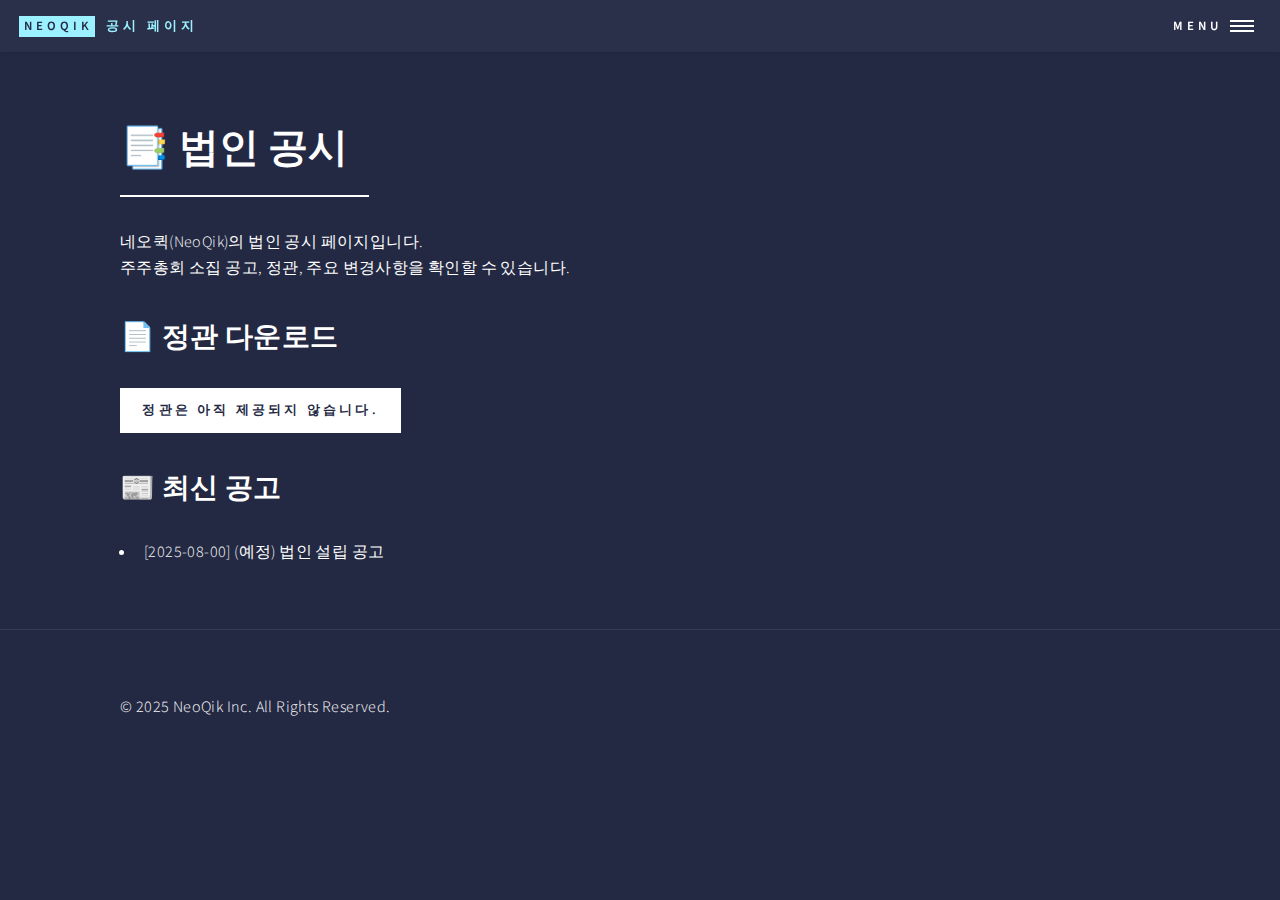
<file: notice.html>
<!DOCTYPE HTML>
<html>
	<head>
		<title>NeoQik – 공시 페이지</title>
		<meta charset="utf-8" />
		<meta name="viewport" content="width=device-width, initial-scale=1, user-scalable=no" />
		<link rel="stylesheet" href="assets/css/main.css" />
		<noscript><link rel="stylesheet" href="assets/css/noscript.css" /></noscript>
	</head>
	<body class="is-preload">

		<div id="wrapper">

			<!-- Header -->
				<header id="header">
					<a href="index.html" class="logo"><strong>NeoQik</strong> <span>공시 페이지</span></a>
					<nav>
						<a href="#menu">Menu</a>
					</nav>
				</header>

			<!-- Menu -->
				<nav id="menu">
					<ul class="links">
						<li><a href="index.html">Home</a></li>
						<li><a href="notice.html">Notice</a></li>
					</ul>
				</nav>

			<!-- Main -->
				<div id="main" class="alt">
					<section id="one">
						<div class="inner">
							<header class="major">
								<h1>📑 법인 공시</h1>
							</header>
							<p>네오퀵(NeoQik)의 법인 공시 페이지입니다.<br>주주총회 소집 공고, 정관, 주요 변경사항을 확인할 수 있습니다.</p>

							<h2>📄 정관 다운로드</h2>
							<p><a href="#" class="button primary">정관은 아직 제공되지 않습니다.</a></p>

							<h2>📰 최신 공고</h2>
							<ul>
								<li>[2025-08-00] (예정) 법인 설립 공고</li>
							</ul>
						</div>
					</section>
				</div>

			<!-- Footer -->
				<footer id="footer">
					<div class="inner">
						<p>© 2025 NeoQik Inc. All Rights Reserved.</p>
					</div>
				</footer>

		</div>

		<!-- Scripts -->
			<script src="assets/js/jquery.min.js"></script>
			<script src="assets/js/jquery.scrolly.min.js"></script>
			<script src="assets/js/jquery.scrollex.min.js"></script>
			<script src="assets/js/browser.min.js"></script>
			<script src="assets/js/breakpoints.min.js"></script>
			<script src="assets/js/util.js"></script>
			<script src="assets/js/main.js"></script>

	</body>
</html>
</file>
<file: assets/css/noscript.css>
/*
	Forty by HTML5 UP
	html5up.net | @ajlkn
	Free for personal and commercial use under the CCA 3.0 license (html5up.net/license)
*/

/* Banner */

	body.is-preload #banner:after {
		opacity: 0.85;
	}

	body.is-preload #banner > .inner {
		-moz-filter: none;
		-webkit-filter: none;
		-ms-filter: none;
		filter: none;
		-moz-transform: none;
		-webkit-transform: none;
		-ms-transform: none;
		transform: none;
		opacity: 1;
	}
</file>
<file: assets/css/main.css>
@import url(fontawesome-all.min.css);
@import url("https://fonts.googleapis.com/css?family=Source+Sans+Pro:300,300italic,600,600italic");

/*
	Forty by HTML5 UP
	html5up.net | @ajlkn
	Free for personal and commercial use under the CCA 3.0 license (html5up.net/license)
*/

html, body, div, span, applet, object,
iframe, h1, h2, h3, h4, h5, h6, p, blockquote,
pre, a, abbr, acronym, address, big, cite,
code, del, dfn, em, img, ins, kbd, q, s, samp,
small, strike, strong, sub, sup, tt, var, b,
u, i, center, dl, dt, dd, ol, ul, li, fieldset,
form, label, legend, table, caption, tbody,
tfoot, thead, tr, th, td, article, aside,
canvas, details, embed, figure, figcaption,
footer, header, hgroup, menu, nav, output, ruby,
section, summary, time, mark, audio, video {
	margin: 0;
	padding: 0;
	border: 0;
	font-size: 100%;
	font: inherit;
	vertical-align: baseline;}

article, aside, details, figcaption, figure,
footer, header, hgroup, menu, nav, section {
	display: block;}
/* main.css */
:root {
  --primary-color: #0b3d91;
}
body {
	line-height: 1;
}

ol, ul {
	list-style: none;
}

blockquote, q {
	quotes: none;
}

	blockquote:before, blockquote:after, q:before, q:after {
		content: '';
		content: none;
	}

table {
	border-collapse: collapse;
	border-spacing: 0;
}

body {
	-webkit-text-size-adjust: none;
}

mark {
	background-color: transparent;
	color: inherit;
}

input::-moz-focus-inner {
	border: 0;
	padding: 0;
}

input, select, textarea {
	-moz-appearance: none;
	-webkit-appearance: none;
	-ms-appearance: none;
	appearance: none;
}

/* Basic */

	@-ms-viewport {
		width: device-width;
	}

	body {
		-ms-overflow-style: scrollbar;
	}

	@media screen and (max-width: 480px) {

		html, body {
			min-width: 320px;
		}

	}

	html {
		box-sizing: border-box;
	}

	*, *:before, *:after {
		box-sizing: inherit;
	}

	body {
		background: #242943;
	}

		body.is-preload *, body.is-preload *:before, body.is-preload *:after {
			-moz-animation: none !important;
			-webkit-animation: none !important;
			-ms-animation: none !important;
			animation: none !important;
			-moz-transition: none !important;
			-webkit-transition: none !important;
			-ms-transition: none !important;
			transition: none !important;
		}

/* Type */

	body, input, select, textarea {
		color: #ffffff;
		font-family: "Source Sans Pro", Helvetica, sans-serif;
		font-size: 17pt;
		font-weight: 300;
		letter-spacing: 0.025em;
		line-height: 1.65;
	}

		@media screen and (max-width: 1680px) {

			body, input, select, textarea {
				font-size: 14pt;
			}

		}

		@media screen and (max-width: 1280px) {

			body, input, select, textarea {
				font-size: 12pt;
			}

		}

		@media screen and (max-width: 360px) {

			body, input, select, textarea {
				font-size: 11pt;
			}

		}

	a {
		-moz-transition: color 0.2s ease-in-out, border-bottom-color 0.2s ease-in-out;
		-webkit-transition: color 0.2s ease-in-out, border-bottom-color 0.2s ease-in-out;
		-ms-transition: color 0.2s ease-in-out, border-bottom-color 0.2s ease-in-out;
		transition: color 0.2s ease-in-out, border-bottom-color 0.2s ease-in-out;
		border-bottom: dotted 1px;
		color: inherit;
		text-decoration: none;
	}

		a:hover {
			border-bottom-color: transparent;
			color: #9bf1ff !important;
		}

		a:active {
			color: #53e3fb !important;
		}

	strong, b {
		color: #ffffff;
		font-weight: 600;
	}

	em, i {
		font-style: italic;
	}

	p {
		margin: 0 0 2em 0;
	}

	h1, h2, h3, h4, h5, h6 {
		color: #ffffff;
		font-weight: 600;
		line-height: 1.65;
		margin: 0 0 1em 0;
	}

		h1 a, h2 a, h3 a, h4 a, h5 a, h6 a {
			color: inherit;
			border-bottom: 0;
		}

	h1 {
		font-size: 2.5em;
	}

	h2 {
		font-size: 1.75em;
	}

	h3 {
		font-size: 1.35em;
	}

	h4 {
		font-size: 1.1em;
	}

	h5 {
		font-size: 0.9em;
	}

	h6 {
		font-size: 0.7em;
	}

	@media screen and (max-width: 736px) {

		h1 {
			font-size: 2em;
		}

		h2 {
			font-size: 1.5em;
		}

		h3 {
			font-size: 1.25em;
		}

	}

	sub {
		font-size: 0.8em;
		position: relative;
		top: 0.5em;
	}

	sup {
		font-size: 0.8em;
		position: relative;
		top: -0.5em;
	}

	blockquote {
		border-left: solid 4px rgba(212, 212, 255, 0.1);
		font-style: italic;
		margin: 0 0 2em 0;
		padding: 0.5em 0 0.5em 2em;
	}

	code {
		background: rgba(212, 212, 255, 0.035);
		font-family: "Courier New", monospace;
		font-size: 0.9em;
		margin: 0 0.25em;
		padding: 0.25em 0.65em;
	}

	pre {
		-webkit-overflow-scrolling: touch;
		font-family: "Courier New", monospace;
		font-size: 0.9em;
		margin: 0 0 2em 0;
	}

		pre code {
			display: block;
			line-height: 1.75;
			padding: 1em 1.5em;
			overflow-x: auto;
		}

	hr {
		border: 0;
		border-bottom: solid 1px rgba(212, 212, 255, 0.1);
		margin: 2em 0;
	}

		hr.major {
			margin: 3em 0;
		}

	.align-left {
		text-align: left;
	}

	.align-center {
		text-align: center;
	}

	.align-right {
		text-align: right;
	}

/* Row */

	.row {
		display: flex;
		flex-wrap: wrap;
		box-sizing: border-box;
		align-items: stretch;
	}

		.row > * {
			box-sizing: border-box;
		}

		.row.gtr-uniform > * > :last-child {
			margin-bottom: 0;
		}

		.row.aln-left {
			justify-content: flex-start;
		}

		.row.aln-center {
			justify-content: center;
		}

		.row.aln-right {
			justify-content: flex-end;
		}

		.row.aln-top {
			align-items: flex-start;
		}

		.row.aln-middle {
			align-items: center;
		}

		.row.aln-bottom {
			align-items: flex-end;
		}

		.row > .imp {
			order: -1;
		}

		.row > .col-1 {
			width: 8.33333%;
		}

		.row > .off-1 {
			margin-left: 8.33333%;
		}

		.row > .col-2 {
			width: 16.66667%;
		}

		.row > .off-2 {
			margin-left: 16.66667%;
		}

		.row > .col-3 {
			width: 25%;
		}

		.row > .off-3 {
			margin-left: 25%;
		}

		.row > .col-4 {
			width: 33.33333%;
		}

		.row > .off-4 {
			margin-left: 33.33333%;
		}

		.row > .col-5 {
			width: 41.66667%;
		}

		.row > .off-5 {
			margin-left: 41.66667%;
		}

		.row > .col-6 {
			width: 50%;
		}

		.row > .off-6 {
			margin-left: 50%;
		}

		.row > .col-7 {
			width: 58.33333%;
		}

		.row > .off-7 {
			margin-left: 58.33333%;
		}

		.row > .col-8 {
			width: 66.66667%;
		}

		.row > .off-8 {
			margin-left: 66.66667%;
		}

		.row > .col-9 {
			width: 75%;
		}

		.row > .off-9 {
			margin-left: 75%;
		}

		.row > .col-10 {
			width: 83.33333%;
		}

		.row > .off-10 {
			margin-left: 83.33333%;
		}

		.row > .col-11 {
			width: 91.66667%;
		}

		.row > .off-11 {
			margin-left: 91.66667%;
		}

		.row > .col-12 {
			width: 100%;
		}

		.row > .off-12 {
			margin-left: 100%;
		}

		.row.gtr-0 {
			margin-top: 0;
			margin-left: 0em;
		}

			.row.gtr-0 > * {
				padding: 0 0 0 0em;
			}

			.row.gtr-0.gtr-uniform {
				margin-top: 0em;
			}

				.row.gtr-0.gtr-uniform > * {
					padding-top: 0em;
				}

		.row.gtr-25 {
			margin-top: 0;
			margin-left: -0.5em;
		}

			.row.gtr-25 > * {
				padding: 0 0 0 0.5em;
			}

			.row.gtr-25.gtr-uniform {
				margin-top: -0.5em;
			}

				.row.gtr-25.gtr-uniform > * {
					padding-top: 0.5em;
				}

		.row.gtr-50 {
			margin-top: 0;
			margin-left: -1em;
		}

			.row.gtr-50 > * {
				padding: 0 0 0 1em;
			}

			.row.gtr-50.gtr-uniform {
				margin-top: -1em;
			}

				.row.gtr-50.gtr-uniform > * {
					padding-top: 1em;
				}

		.row {
			margin-top: 0;
			margin-left: -2em;
		}

			.row > * {
				padding: 0 0 0 2em;
			}

			.row.gtr-uniform {
				margin-top: -2em;
			}

				.row.gtr-uniform > * {
					padding-top: 2em;
				}

		.row.gtr-150 {
			margin-top: 0;
			margin-left: -3em;
		}

			.row.gtr-150 > * {
				padding: 0 0 0 3em;
			}

			.row.gtr-150.gtr-uniform {
				margin-top: -3em;
			}

				.row.gtr-150.gtr-uniform > * {
					padding-top: 3em;
				}

		.row.gtr-200 {
			margin-top: 0;
			margin-left: -4em;
		}

			.row.gtr-200 > * {
				padding: 0 0 0 4em;
			}

			.row.gtr-200.gtr-uniform {
				margin-top: -4em;
			}

				.row.gtr-200.gtr-uniform > * {
					padding-top: 4em;
				}

		@media screen and (max-width: 1680px) {

			.row {
				display: flex;
				flex-wrap: wrap;
				box-sizing: border-box;
				align-items: stretch;
			}

				.row > * {
					box-sizing: border-box;
				}

				.row.gtr-uniform > * > :last-child {
					margin-bottom: 0;
				}

				.row.aln-left {
					justify-content: flex-start;
				}

				.row.aln-center {
					justify-content: center;
				}

				.row.aln-right {
					justify-content: flex-end;
				}

				.row.aln-top {
					align-items: flex-start;
				}

				.row.aln-middle {
					align-items: center;
				}

				.row.aln-bottom {
					align-items: flex-end;
				}

				.row > .imp-xlarge {
					order: -1;
				}

				.row > .col-1-xlarge {
					width: 8.33333%;
				}

				.row > .off-1-xlarge {
					margin-left: 8.33333%;
				}

				.row > .col-2-xlarge {
					width: 16.66667%;
				}

				.row > .off-2-xlarge {
					margin-left: 16.66667%;
				}

				.row > .col-3-xlarge {
					width: 25%;
				}

				.row > .off-3-xlarge {
					margin-left: 25%;
				}

				.row > .col-4-xlarge {
					width: 33.33333%;
				}

				.row > .off-4-xlarge {
					margin-left: 33.33333%;
				}

				.row > .col-5-xlarge {
					width: 41.66667%;
				}

				.row > .off-5-xlarge {
					margin-left: 41.66667%;
				}

				.row > .col-6-xlarge {
					width: 50%;
				}

				.row > .off-6-xlarge {
					margin-left: 50%;
				}

				.row > .col-7-xlarge {
					width: 58.33333%;
				}

				.row > .off-7-xlarge {
					margin-left: 58.33333%;
				}

				.row > .col-8-xlarge {
					width: 66.66667%;
				}

				.row > .off-8-xlarge {
					margin-left: 66.66667%;
				}

				.row > .col-9-xlarge {
					width: 75%;
				}

				.row > .off-9-xlarge {
					margin-left: 75%;
				}

				.row > .col-10-xlarge {
					width: 83.33333%;
				}

				.row > .off-10-xlarge {
					margin-left: 83.33333%;
				}

				.row > .col-11-xlarge {
					width: 91.66667%;
				}

				.row > .off-11-xlarge {
					margin-left: 91.66667%;
				}

				.row > .col-12-xlarge {
					width: 100%;
				}

				.row > .off-12-xlarge {
					margin-left: 100%;
				}

				.row.gtr-0 {
					margin-top: 0;
					margin-left: 0em;
				}

					.row.gtr-0 > * {
						padding: 0 0 0 0em;
					}

					.row.gtr-0.gtr-uniform {
						margin-top: 0em;
					}

						.row.gtr-0.gtr-uniform > * {
							padding-top: 0em;
						}

				.row.gtr-25 {
					margin-top: 0;
					margin-left: -0.5em;
				}

					.row.gtr-25 > * {
						padding: 0 0 0 0.5em;
					}

					.row.gtr-25.gtr-uniform {
						margin-top: -0.5em;
					}

						.row.gtr-25.gtr-uniform > * {
							padding-top: 0.5em;
						}

				.row.gtr-50 {
					margin-top: 0;
					margin-left: -1em;
				}

					.row.gtr-50 > * {
						padding: 0 0 0 1em;
					}

					.row.gtr-50.gtr-uniform {
						margin-top: -1em;
					}

						.row.gtr-50.gtr-uniform > * {
							padding-top: 1em;
						}

				.row {
					margin-top: 0;
					margin-left: -2em;
				}

					.row > * {
						padding: 0 0 0 2em;
					}

					.row.gtr-uniform {
						margin-top: -2em;
					}

						.row.gtr-uniform > * {
							padding-top: 2em;
						}

				.row.gtr-150 {
					margin-top: 0;
					margin-left: -3em;
				}

					.row.gtr-150 > * {
						padding: 0 0 0 3em;
					}

					.row.gtr-150.gtr-uniform {
						margin-top: -3em;
					}

						.row.gtr-150.gtr-uniform > * {
							padding-top: 3em;
						}

				.row.gtr-200 {
					margin-top: 0;
					margin-left: -4em;
				}

					.row.gtr-200 > * {
						padding: 0 0 0 4em;
					}

					.row.gtr-200.gtr-uniform {
						margin-top: -4em;
					}

						.row.gtr-200.gtr-uniform > * {
							padding-top: 4em;
						}

		}

		@media screen and (max-width: 1280px) {

			.row {
				display: flex;
				flex-wrap: wrap;
				box-sizing: border-box;
				align-items: stretch;
			}

				.row > * {
					box-sizing: border-box;
				}

				.row.gtr-uniform > * > :last-child {
					margin-bottom: 0;
				}

				.row.aln-left {
					justify-content: flex-start;
				}

				.row.aln-center {
					justify-content: center;
				}

				.row.aln-right {
					justify-content: flex-end;
				}

				.row.aln-top {
					align-items: flex-start;
				}

				.row.aln-middle {
					align-items: center;
				}

				.row.aln-bottom {
					align-items: flex-end;
				}

				.row > .imp-large {
					order: -1;
				}

				.row > .col-1-large {
					width: 8.33333%;
				}

				.row > .off-1-large {
					margin-left: 8.33333%;
				}

				.row > .col-2-large {
					width: 16.66667%;
				}

				.row > .off-2-large {
					margin-left: 16.66667%;
				}

				.row > .col-3-large {
					width: 25%;
				}

				.row > .off-3-large {
					margin-left: 25%;
				}

				.row > .col-4-large {
					width: 33.33333%;
				}

				.row > .off-4-large {
					margin-left: 33.33333%;
				}

				.row > .col-5-large {
					width: 41.66667%;
				}

				.row > .off-5-large {
					margin-left: 41.66667%;
				}

				.row > .col-6-large {
					width: 50%;
				}

				.row > .off-6-large {
					margin-left: 50%;
				}

				.row > .col-7-large {
					width: 58.33333%;
				}

				.row > .off-7-large {
					margin-left: 58.33333%;
				}

				.row > .col-8-large {
					width: 66.66667%;
				}

				.row > .off-8-large {
					margin-left: 66.66667%;
				}

				.row > .col-9-large {
					width: 75%;
				}

				.row > .off-9-large {
					margin-left: 75%;
				}

				.row > .col-10-large {
					width: 83.33333%;
				}

				.row > .off-10-large {
					margin-left: 83.33333%;
				}

				.row > .col-11-large {
					width: 91.66667%;
				}

				.row > .off-11-large {
					margin-left: 91.66667%;
				}

				.row > .col-12-large {
					width: 100%;
				}

				.row > .off-12-large {
					margin-left: 100%;
				}

				.row.gtr-0 {
					margin-top: 0;
					margin-left: 0em;
				}

					.row.gtr-0 > * {
						padding: 0 0 0 0em;
					}

					.row.gtr-0.gtr-uniform {
						margin-top: 0em;
					}

						.row.gtr-0.gtr-uniform > * {
							padding-top: 0em;
						}

				.row.gtr-25 {
					margin-top: 0;
					margin-left: -0.375em;
				}

					.row.gtr-25 > * {
						padding: 0 0 0 0.375em;
					}

					.row.gtr-25.gtr-uniform {
						margin-top: -0.375em;
					}

						.row.gtr-25.gtr-uniform > * {
							padding-top: 0.375em;
						}

				.row.gtr-50 {
					margin-top: 0;
					margin-left: -0.75em;
				}

					.row.gtr-50 > * {
						padding: 0 0 0 0.75em;
					}

					.row.gtr-50.gtr-uniform {
						margin-top: -0.75em;
					}

						.row.gtr-50.gtr-uniform > * {
							padding-top: 0.75em;
						}

				.row {
					margin-top: 0;
					margin-left: -1.5em;
				}

					.row > * {
						padding: 0 0 0 1.5em;
					}

					.row.gtr-uniform {
						margin-top: -1.5em;
					}

						.row.gtr-uniform > * {
							padding-top: 1.5em;
						}

				.row.gtr-150 {
					margin-top: 0;
					margin-left: -2.25em;
				}

					.row.gtr-150 > * {
						padding: 0 0 0 2.25em;
					}

					.row.gtr-150.gtr-uniform {
						margin-top: -2.25em;
					}

						.row.gtr-150.gtr-uniform > * {
							padding-top: 2.25em;
						}

				.row.gtr-200 {
					margin-top: 0;
					margin-left: -3em;
				}

					.row.gtr-200 > * {
						padding: 0 0 0 3em;
					}

					.row.gtr-200.gtr-uniform {
						margin-top: -3em;
					}

						.row.gtr-200.gtr-uniform > * {
							padding-top: 3em;
						}

		}

		@media screen and (max-width: 980px) {

			.row {
				display: flex;
				flex-wrap: wrap;
				box-sizing: border-box;
				align-items: stretch;
			}

				.row > * {
					box-sizing: border-box;
				}

				.row.gtr-uniform > * > :last-child {
					margin-bottom: 0;
				}

				.row.aln-left {
					justify-content: flex-start;
				}

				.row.aln-center {
					justify-content: center;
				}

				.row.aln-right {
					justify-content: flex-end;
				}

				.row.aln-top {
					align-items: flex-start;
				}

				.row.aln-middle {
					align-items: center;
				}

				.row.aln-bottom {
					align-items: flex-end;
				}

				.row > .imp-medium {
					order: -1;
				}

				.row > .col-1-medium {
					width: 8.33333%;
				}

				.row > .off-1-medium {
					margin-left: 8.33333%;
				}

				.row > .col-2-medium {
					width: 16.66667%;
				}

				.row > .off-2-medium {
					margin-left: 16.66667%;
				}

				.row > .col-3-medium {
					width: 25%;
				}

				.row > .off-3-medium {
					margin-left: 25%;
				}

				.row > .col-4-medium {
					width: 33.33333%;
				}

				.row > .off-4-medium {
					margin-left: 33.33333%;
				}

				.row > .col-5-medium {
					width: 41.66667%;
				}

				.row > .off-5-medium {
					margin-left: 41.66667%;
				}

				.row > .col-6-medium {
					width: 50%;
				}

				.row > .off-6-medium {
					margin-left: 50%;
				}

				.row > .col-7-medium {
					width: 58.33333%;
				}

				.row > .off-7-medium {
					margin-left: 58.33333%;
				}

				.row > .col-8-medium {
					width: 66.66667%;
				}

				.row > .off-8-medium {
					margin-left: 66.66667%;
				}

				.row > .col-9-medium {
					width: 75%;
				}

				.row > .off-9-medium {
					margin-left: 75%;
				}

				.row > .col-10-medium {
					width: 83.33333%;
				}

				.row > .off-10-medium {
					margin-left: 83.33333%;
				}

				.row > .col-11-medium {
					width: 91.66667%;
				}

				.row > .off-11-medium {
					margin-left: 91.66667%;
				}

				.row > .col-12-medium {
					width: 100%;
				}

				.row > .off-12-medium {
					margin-left: 100%;
				}

				.row.gtr-0 {
					margin-top: 0;
					margin-left: 0em;
				}

					.row.gtr-0 > * {
						padding: 0 0 0 0em;
					}

					.row.gtr-0.gtr-uniform {
						margin-top: 0em;
					}

						.row.gtr-0.gtr-uniform > * {
							padding-top: 0em;
						}

				.row.gtr-25 {
					margin-top: 0;
					margin-left: -0.375em;
				}

					.row.gtr-25 > * {
						padding: 0 0 0 0.375em;
					}

					.row.gtr-25.gtr-uniform {
						margin-top: -0.375em;
					}

						.row.gtr-25.gtr-uniform > * {
							padding-top: 0.375em;
						}

				.row.gtr-50 {
					margin-top: 0;
					margin-left: -0.75em;
				}

					.row.gtr-50 > * {
						padding: 0 0 0 0.75em;
					}

					.row.gtr-50.gtr-uniform {
						margin-top: -0.75em;
					}

						.row.gtr-50.gtr-uniform > * {
							padding-top: 0.75em;
						}

				.row {
					margin-top: 0;
					margin-left: -1.5em;
				}

					.row > * {
						padding: 0 0 0 1.5em;
					}

					.row.gtr-uniform {
						margin-top: -1.5em;
					}

						.row.gtr-uniform > * {
							padding-top: 1.5em;
						}

				.row.gtr-150 {
					margin-top: 0;
					margin-left: -2.25em;
				}

					.row.gtr-150 > * {
						padding: 0 0 0 2.25em;
					}

					.row.gtr-150.gtr-uniform {
						margin-top: -2.25em;
					}

						.row.gtr-150.gtr-uniform > * {
							padding-top: 2.25em;
						}

				.row.gtr-200 {
					margin-top: 0;
					margin-left: -3em;
				}

					.row.gtr-200 > * {
						padding: 0 0 0 3em;
					}

					.row.gtr-200.gtr-uniform {
						margin-top: -3em;
					}

						.row.gtr-200.gtr-uniform > * {
							padding-top: 3em;
						}

		}

		@media screen and (max-width: 736px) {

			.row {
				display: flex;
				flex-wrap: wrap;
				box-sizing: border-box;
				align-items: stretch;
			}

				.row > * {
					box-sizing: border-box;
				}

				.row.gtr-uniform > * > :last-child {
					margin-bottom: 0;
				}

				.row.aln-left {
					justify-content: flex-start;
				}

				.row.aln-center {
					justify-content: center;
				}

				.row.aln-right {
					justify-content: flex-end;
				}

				.row.aln-top {
					align-items: flex-start;
				}

				.row.aln-middle {
					align-items: center;
				}

				.row.aln-bottom {
					align-items: flex-end;
				}

				.row > .imp-small {
					order: -1;
				}

				.row > .col-1-small {
					width: 8.33333%;
				}

				.row > .off-1-small {
					margin-left: 8.33333%;
				}

				.row > .col-2-small {
					width: 16.66667%;
				}

				.row > .off-2-small {
					margin-left: 16.66667%;
				}

				.row > .col-3-small {
					width: 25%;
				}

				.row > .off-3-small {
					margin-left: 25%;
				}

				.row > .col-4-small {
					width: 33.33333%;
				}

				.row > .off-4-small {
					margin-left: 33.33333%;
				}

				.row > .col-5-small {
					width: 41.66667%;
				}

				.row > .off-5-small {
					margin-left: 41.66667%;
				}

				.row > .col-6-small {
					width: 50%;
				}

				.row > .off-6-small {
					margin-left: 50%;
				}

				.row > .col-7-small {
					width: 58.33333%;
				}

				.row > .off-7-small {
					margin-left: 58.33333%;
				}

				.row > .col-8-small {
					width: 66.66667%;
				}

				.row > .off-8-small {
					margin-left: 66.66667%;
				}

				.row > .col-9-small {
					width: 75%;
				}

				.row > .off-9-small {
					margin-left: 75%;
				}

				.row > .col-10-small {
					width: 83.33333%;
				}

				.row > .off-10-small {
					margin-left: 83.33333%;
				}

				.row > .col-11-small {
					width: 91.66667%;
				}

				.row > .off-11-small {
					margin-left: 91.66667%;
				}

				.row > .col-12-small {
					width: 100%;
				}

				.row > .off-12-small {
					margin-left: 100%;
				}

				.row.gtr-0 {
					margin-top: 0;
					margin-left: 0em;
				}

					.row.gtr-0 > * {
						padding: 0 0 0 0em;
					}

					.row.gtr-0.gtr-uniform {
						margin-top: 0em;
					}

						.row.gtr-0.gtr-uniform > * {
							padding-top: 0em;
						}

				.row.gtr-25 {
					margin-top: 0;
					margin-left: -0.3125em;
				}

					.row.gtr-25 > * {
						padding: 0 0 0 0.3125em;
					}

					.row.gtr-25.gtr-uniform {
						margin-top: -0.3125em;
					}

						.row.gtr-25.gtr-uniform > * {
							padding-top: 0.3125em;
						}

				.row.gtr-50 {
					margin-top: 0;
					margin-left: -0.625em;
				}

					.row.gtr-50 > * {
						padding: 0 0 0 0.625em;
					}

					.row.gtr-50.gtr-uniform {
						margin-top: -0.625em;
					}

						.row.gtr-50.gtr-uniform > * {
							padding-top: 0.625em;
						}

				.row {
					margin-top: 0;
					margin-left: -1.25em;
				}

					.row > * {
						padding: 0 0 0 1.25em;
					}

					.row.gtr-uniform {
						margin-top: -1.25em;
					}

						.row.gtr-uniform > * {
							padding-top: 1.25em;
						}

				.row.gtr-150 {
					margin-top: 0;
					margin-left: -1.875em;
				}

					.row.gtr-150 > * {
						padding: 0 0 0 1.875em;
					}

					.row.gtr-150.gtr-uniform {
						margin-top: -1.875em;
					}

						.row.gtr-150.gtr-uniform > * {
							padding-top: 1.875em;
						}

				.row.gtr-200 {
					margin-top: 0;
					margin-left: -2.5em;
				}

					.row.gtr-200 > * {
						padding: 0 0 0 2.5em;
					}

					.row.gtr-200.gtr-uniform {
						margin-top: -2.5em;
					}

						.row.gtr-200.gtr-uniform > * {
							padding-top: 2.5em;
						}

		}

		@media screen and (max-width: 480px) {

			.row {
				display: flex;
				flex-wrap: wrap;
				box-sizing: border-box;
				align-items: stretch;
			}

				.row > * {
					box-sizing: border-box;
				}

				.row.gtr-uniform > * > :last-child {
					margin-bottom: 0;
				}

				.row.aln-left {
					justify-content: flex-start;
				}

				.row.aln-center {
					justify-content: center;
				}

				.row.aln-right {
					justify-content: flex-end;
				}

				.row.aln-top {
					align-items: flex-start;
				}

				.row.aln-middle {
					align-items: center;
				}

				.row.aln-bottom {
					align-items: flex-end;
				}

				.row > .imp-xsmall {
					order: -1;
				}

				.row > .col-1-xsmall {
					width: 8.33333%;
				}

				.row > .off-1-xsmall {
					margin-left: 8.33333%;
				}

				.row > .col-2-xsmall {
					width: 16.66667%;
				}

				.row > .off-2-xsmall {
					margin-left: 16.66667%;
				}

				.row > .col-3-xsmall {
					width: 25%;
				}

				.row > .off-3-xsmall {
					margin-left: 25%;
				}

				.row > .col-4-xsmall {
					width: 33.33333%;
				}

				.row > .off-4-xsmall {
					margin-left: 33.33333%;
				}

				.row > .col-5-xsmall {
					width: 41.66667%;
				}

				.row > .off-5-xsmall {
					margin-left: 41.66667%;
				}

				.row > .col-6-xsmall {
					width: 50%;
				}

				.row > .off-6-xsmall {
					margin-left: 50%;
				}

				.row > .col-7-xsmall {
					width: 58.33333%;
				}

				.row > .off-7-xsmall {
					margin-left: 58.33333%;
				}

				.row > .col-8-xsmall {
					width: 66.66667%;
				}

				.row > .off-8-xsmall {
					margin-left: 66.66667%;
				}

				.row > .col-9-xsmall {
					width: 75%;
				}

				.row > .off-9-xsmall {
					margin-left: 75%;
				}

				.row > .col-10-xsmall {
					width: 83.33333%;
				}

				.row > .off-10-xsmall {
					margin-left: 83.33333%;
				}

				.row > .col-11-xsmall {
					width: 91.66667%;
				}

				.row > .off-11-xsmall {
					margin-left: 91.66667%;
				}

				.row > .col-12-xsmall {
					width: 100%;
				}

				.row > .off-12-xsmall {
					margin-left: 100%;
				}

				.row.gtr-0 {
					margin-top: 0;
					margin-left: 0em;
				}

					.row.gtr-0 > * {
						padding: 0 0 0 0em;
					}

					.row.gtr-0.gtr-uniform {
						margin-top: 0em;
					}

						.row.gtr-0.gtr-uniform > * {
							padding-top: 0em;
						}

				.row.gtr-25 {
					margin-top: 0;
					margin-left: -0.3125em;
				}

					.row.gtr-25 > * {
						padding: 0 0 0 0.3125em;
					}

					.row.gtr-25.gtr-uniform {
						margin-top: -0.3125em;
					}

						.row.gtr-25.gtr-uniform > * {
							padding-top: 0.3125em;
						}

				.row.gtr-50 {
					margin-top: 0;
					margin-left: -0.625em;
				}

					.row.gtr-50 > * {
						padding: 0 0 0 0.625em;
					}

					.row.gtr-50.gtr-uniform {
						margin-top: -0.625em;
					}

						.row.gtr-50.gtr-uniform > * {
							padding-top: 0.625em;
						}

				.row {
					margin-top: 0;
					margin-left: -1.25em;
				}

					.row > * {
						padding: 0 0 0 1.25em;
					}

					.row.gtr-uniform {
						margin-top: -1.25em;
					}

						.row.gtr-uniform > * {
							padding-top: 1.25em;
						}

				.row.gtr-150 {
					margin-top: 0;
					margin-left: -1.875em;
				}

					.row.gtr-150 > * {
						padding: 0 0 0 1.875em;
					}

					.row.gtr-150.gtr-uniform {
						margin-top: -1.875em;
					}

						.row.gtr-150.gtr-uniform > * {
							padding-top: 1.875em;
						}

				.row.gtr-200 {
					margin-top: 0;
					margin-left: -2.5em;
				}

					.row.gtr-200 > * {
						padding: 0 0 0 2.5em;
					}

					.row.gtr-200.gtr-uniform {
						margin-top: -2.5em;
					}

						.row.gtr-200.gtr-uniform > * {
							padding-top: 2.5em;
						}

		}

/* Section/Article */

	section.special, article.special {
		text-align: center;
	}

	header.major {
		width: -moz-max-content;
		width: -webkit-max-content;
		width: -ms-max-content;
		width: max-content;
		margin-bottom: 2em;
	}

		header.major > :first-child {
			margin-bottom: 0;
			width: calc(100% + 0.5em);
		}

			header.major > :first-child:after {
				content: '';
				background-color: #ffffff;
				display: block;
				height: 2px;
				margin: 0.325em 0 0.5em 0;
				width: 100%;
			}

		header.major > p {
			font-size: 0.7em;
			font-weight: 600;
			letter-spacing: 0.25em;
			margin-bottom: 0;
			text-transform: uppercase;
		}

		body.is-ie header.major > :first-child:after {
			max-width: 9em;
		}

		body.is-ie header.major > h1:after {
			max-width: 100% !important;
		}

	@media screen and (max-width: 736px) {

		header.major > p br {
			display: none;
		}

	}

/* Form */

	form {
		margin: 0 0 2em 0;
	}

		form > :last-child {
			margin-bottom: 0;
		}

		form > .fields {
			display: -moz-flex;
			display: -webkit-flex;
			display: -ms-flex;
			display: flex;
			-moz-flex-wrap: wrap;
			-webkit-flex-wrap: wrap;
			-ms-flex-wrap: wrap;
			flex-wrap: wrap;
			width: calc(100% + 3em);
			margin: -1.5em 0 2em -1.5em;
		}

			form > .fields > .field {
				-moz-flex-grow: 0;
				-webkit-flex-grow: 0;
				-ms-flex-grow: 0;
				flex-grow: 0;
				-moz-flex-shrink: 0;
				-webkit-flex-shrink: 0;
				-ms-flex-shrink: 0;
				flex-shrink: 0;
				padding: 1.5em 0 0 1.5em;
				width: calc(100% - 1.5em);
			}

				form > .fields > .field.half {
					width: calc(50% - 0.75em);
				}

				form > .fields > .field.third {
					width: calc(100%/3 - 0.5em);
				}

				form > .fields > .field.quarter {
					width: calc(25% - 0.375em);
				}

		@media screen and (max-width: 480px) {

			form > .fields {
				width: calc(100% + 3em);
				margin: -1.5em 0 2em -1.5em;
			}

				form > .fields > .field {
					padding: 1.5em 0 0 1.5em;
					width: calc(100% - 1.5em);
				}

					form > .fields > .field.half {
						width: calc(100% - 1.5em);
					}

					form > .fields > .field.third {
						width: calc(100% - 1.5em);
					}

					form > .fields > .field.quarter {
						width: calc(100% - 1.5em);
					}

		}

	label {
		color: #ffffff;
		display: block;
		font-size: 0.8em;
		font-weight: 600;
		letter-spacing: 0.25em;
		margin: 0 0 1em 0;
		text-transform: uppercase;
	}

	input[type="text"],
	input[type="password"],
	input[type="email"],
	input[type="tel"],
	input[type="search"],
	input[type="url"],
	select,
	textarea {
		-moz-appearance: none;
		-webkit-appearance: none;
		-ms-appearance: none;
		appearance: none;
		background: rgba(212, 212, 255, 0.035);
		border: none;
		border-radius: 0;
		color: inherit;
		display: block;
		outline: 0;
		padding: 0 1em;
		text-decoration: none;
		width: 100%;
	}

		input[type="text"]:invalid,
		input[type="password"]:invalid,
		input[type="email"]:invalid,
		input[type="tel"]:invalid,
		input[type="search"]:invalid,
		input[type="url"]:invalid,
		select:invalid,
		textarea:invalid {
			box-shadow: none;
		}

		input[type="text"]:focus,
		input[type="password"]:focus,
		input[type="email"]:focus,
		input[type="tel"]:focus,
		input[type="search"]:focus,
		input[type="url"]:focus,
		select:focus,
		textarea:focus {
			border-color: #9bf1ff;
			box-shadow: 0 0 0 2px #9bf1ff;
		}

	select {
		background-image: url("data:image/svg+xml;charset=utf8,%3Csvg xmlns='http://www.w3.org/2000/svg' width='40' height='40' preserveAspectRatio='none' viewBox='0 0 40 40'%3E%3Cpath d='M9.4,12.3l10.4,10.4l10.4-10.4c0.2-0.2,0.5-0.4,0.9-0.4c0.3,0,0.6,0.1,0.9,0.4l3.3,3.3c0.2,0.2,0.4,0.5,0.4,0.9 c0,0.4-0.1,0.6-0.4,0.9L20.7,31.9c-0.2,0.2-0.5,0.4-0.9,0.4c-0.3,0-0.6-0.1-0.9-0.4L4.3,17.3c-0.2-0.2-0.4-0.5-0.4-0.9 c0-0.4,0.1-0.6,0.4-0.9l3.3-3.3c0.2-0.2,0.5-0.4,0.9-0.4S9.1,12.1,9.4,12.3z' fill='rgba(212, 212, 255, 0.1)' /%3E%3C/svg%3E");
		background-size: 1.25rem;
		background-repeat: no-repeat;
		background-position: calc(100% - 1rem) center;
		height: 2.75em;
		padding-right: 2.75em;
		text-overflow: ellipsis;
	}

		select option {
			color: #ffffff;
			background: #242943;
		}

		select:focus::-ms-value {
			background-color: transparent;
		}

		select::-ms-expand {
			display: none;
		}

	input[type="text"],
	input[type="password"],
	input[type="email"],
	input[type="tel"],
	input[type="search"],
	input[type="url"],
	select {
		height: 2.75em;
	}

	textarea {
		padding: 0.75em 1em;
	}

	input[type="checkbox"],
	input[type="radio"] {
		-moz-appearance: none;
		-webkit-appearance: none;
		-ms-appearance: none;
		appearance: none;
		display: block;
		float: left;
		margin-right: -2em;
		opacity: 0;
		width: 1em;
		z-index: -1;
	}

		input[type="checkbox"] + label,
		input[type="radio"] + label {
			text-decoration: none;
			color: #ffffff;
			cursor: pointer;
			display: inline-block;
			font-weight: 300;
			padding-left: 2.65em;
			padding-right: 0.75em;
			position: relative;
		}

			input[type="checkbox"] + label:before,
			input[type="radio"] + label:before {
				-moz-osx-font-smoothing: grayscale;
				-webkit-font-smoothing: antialiased;
				display: inline-block;
				font-style: normal;
				font-variant: normal;
				text-rendering: auto;
				line-height: 1;
				text-transform: none !important;
				font-family: 'Font Awesome 5 Free';
				font-weight: 900;
			}

			input[type="checkbox"] + label:before,
			input[type="radio"] + label:before {
				background: rgba(212, 212, 255, 0.035);
				content: '';
				display: inline-block;
				font-size: 0.8em;
				height: 2.0625em;
				left: 0;
				letter-spacing: 0;
				line-height: 2.0625em;
				position: absolute;
				text-align: center;
				top: 0;
				width: 2.0625em;
			}

		input[type="checkbox"]:checked + label:before,
		input[type="radio"]:checked + label:before {
			background: #ffffff;
			border-color: #9bf1ff;
			content: '\f00c';
			color: #242943;
		}

		input[type="checkbox"]:focus + label:before,
		input[type="radio"]:focus + label:before {
			box-shadow: 0 0 0 2px #9bf1ff;
		}

	input[type="radio"] + label:before {
		border-radius: 100%;
	}

	::-webkit-input-placeholder {
		color: rgba(244, 244, 255, 0.2) !important;
		opacity: 1.0;
	}

	:-moz-placeholder {
		color: rgba(244, 244, 255, 0.2) !important;
		opacity: 1.0;
	}

	::-moz-placeholder {
		color: rgba(244, 244, 255, 0.2) !important;
		opacity: 1.0;
	}

	:-ms-input-placeholder {
		color: rgba(244, 244, 255, 0.2) !important;
		opacity: 1.0;
	}

/* Box */

	.box {
		border: solid 1px rgba(212, 212, 255, 0.1);
		margin-bottom: 2em;
		padding: 1.5em;
	}

		.box > :last-child,
		.box > :last-child > :last-child,
		.box > :last-child > :last-child > :last-child {
			margin-bottom: 0;
		}

		.box.alt {
			border: 0;
			border-radius: 0;
			padding: 0;
		}

/* Icon */

	.icon {
		text-decoration: none;
		border-bottom: none;
		position: relative;
	}

		.icon:before {
			-moz-osx-font-smoothing: grayscale;
			-webkit-font-smoothing: antialiased;
			display: inline-block;
			font-style: normal;
			font-variant: normal;
			text-rendering: auto;
			line-height: 1;
			text-transform: none !important;
			font-family: 'Font Awesome 5 Free';
			font-weight: 400;
		}

		.icon > .label {
			display: none;
		}

		.icon:before {
			line-height: inherit;
		}

		.icon.solid:before {
			font-weight: 900;
		}

		.icon.brands:before {
			font-family: 'Font Awesome 5 Brands';
		}

		.icon.alt:before {
			background-color: #ffffff;
			border-radius: 100%;
			color: #242943;
			display: inline-block;
			height: 2em;
			line-height: 2em;
			text-align: center;
			width: 2em;
		}

	a.icon.alt:before {
		-moz-transition: background-color 0.2s ease-in-out;
		-webkit-transition: background-color 0.2s ease-in-out;
		-ms-transition: background-color 0.2s ease-in-out;
		transition: background-color 0.2s ease-in-out;
	}

	a.icon.alt:hover:before {
		background-color: #6fc3df;
	}

	a.icon.alt:active:before {
		background-color: #37a6cb;
	}

/* Image */

	.image {
		border: 0;
		display: inline-block;
		position: relative;
	}

		.image img {
			display: block;
		}

		.image.left, .image.right {
			max-width: 30%;
		}

			.image.left img, .image.right img {
				width: 100%;
			}

		.image.left {
			float: left;
			margin: 0 1.5em 1.25em 0;
			top: 0.25em;
		}

		.image.right {
			float: right;
			margin: 0 0 1.25em 1.5em;
			top: 0.25em;
		}

		.image.fit {
			display: block;
			margin: 0 0 2em 0;
			width: 100%;
		}

			.image.fit img {
				width: 100%;
			}

		.image.main {
			display: block;
			margin: 2.5em 0;
			width: 100%;
		}

			.image.main img {
				width: 100%;
			}

			@media screen and (max-width: 736px) {

				.image.main {
					margin: 1.5em 0;
				}

			}

/* List */

	ol {
		list-style: decimal;
		margin: 0 0 2em 0;
		padding-left: 1.25em;
	}

		ol li {
			padding-left: 0.25em;
		}

	ul {
		list-style: disc;
		margin: 0 0 2em 0;
		padding-left: 1em;
	}

		ul li {
			padding-left: 0.5em;
		}

		ul.alt {
			list-style: none;
			padding-left: 0;
		}

			ul.alt li {
				border-top: solid 1px rgba(212, 212, 255, 0.1);
				padding: 0.5em 0;
			}

				ul.alt li:first-child {
					border-top: 0;
					padding-top: 0;
				}

	dl {
		margin: 0 0 2em 0;
	}

		dl dt {
			display: block;
			font-weight: 600;
			margin: 0 0 1em 0;
		}

		dl dd {
			margin-left: 2em;
		}

/* Actions */

	ul.actions {
		display: -moz-flex;
		display: -webkit-flex;
		display: -ms-flex;
		display: flex;
		cursor: default;
		list-style: none;
		margin-left: -1em;
		padding-left: 0;
	}

		ul.actions li {
			padding: 0 0 0 1em;
			vertical-align: middle;
		}

		ul.actions.special {
			-moz-justify-content: center;
			-webkit-justify-content: center;
			-ms-justify-content: center;
			justify-content: center;
			width: 100%;
			margin-left: 0;
		}

			ul.actions.special li:first-child {
				padding-left: 0;
			}

		ul.actions.stacked {
			-moz-flex-direction: column;
			-webkit-flex-direction: column;
			-ms-flex-direction: column;
			flex-direction: column;
			margin-left: 0;
		}

			ul.actions.stacked li {
				padding: 1.3em 0 0 0;
			}

				ul.actions.stacked li:first-child {
					padding-top: 0;
				}

		ul.actions.fit {
			width: calc(100% + 1em);
		}

			ul.actions.fit li {
				-moz-flex-grow: 1;
				-webkit-flex-grow: 1;
				-ms-flex-grow: 1;
				flex-grow: 1;
				-moz-flex-shrink: 1;
				-webkit-flex-shrink: 1;
				-ms-flex-shrink: 1;
				flex-shrink: 1;
				width: 100%;
			}

				ul.actions.fit li > * {
					width: 100%;
				}

			ul.actions.fit.stacked {
				width: 100%;
			}

/* Icons */

	ul.icons {
		cursor: default;
		list-style: none;
		padding-left: 0;
	}

		ul.icons li {
			display: inline-block;
			padding: 0 1em 0 0;
		}

			ul.icons li:last-child {
				padding-right: 0;
			}

		@media screen and (max-width: 736px) {

			ul.icons li {
				padding: 0 0.75em 0 0;
			}

		}

/* Pagination */

	ul.pagination {
		cursor: default;
		list-style: none;
		padding-left: 0;
	}

		ul.pagination li {
			display: inline-block;
			padding-left: 0;
			vertical-align: middle;
		}

			ul.pagination li > .page {
				-moz-transition: background-color 0.2s ease-in-out, color 0.2s ease-in-out;
				-webkit-transition: background-color 0.2s ease-in-out, color 0.2s ease-in-out;
				-ms-transition: background-color 0.2s ease-in-out, color 0.2s ease-in-out;
				transition: background-color 0.2s ease-in-out, color 0.2s ease-in-out;
				border-bottom: 0;
				display: inline-block;
				font-size: 0.8em;
				font-weight: 600;
				height: 1.5em;
				line-height: 1.5em;
				margin: 0 0.125em;
				min-width: 1.5em;
				padding: 0 0.5em;
				text-align: center;
			}

				ul.pagination li > .page.active {
					background-color: #ffffff;
					color: #242943;
				}

					ul.pagination li > .page.active:hover {
						background-color: #9bf1ff;
						color: #242943 !important;
					}

					ul.pagination li > .page.active:active {
						background-color: #53e3fb;
					}

			ul.pagination li:first-child {
				padding-right: 0.75em;
			}

			ul.pagination li:last-child {
				padding-left: 0.75em;
			}

		@media screen and (max-width: 480px) {

			ul.pagination li:nth-child(n+2):nth-last-child(n+2) {
				display: none;
			}

			ul.pagination li:first-child {
				padding-right: 0;
			}

		}

/* Table */

	.table-wrapper {
		-webkit-overflow-scrolling: touch;
		overflow-x: auto;
	}

	table {
		margin: 0 0 2em 0;
		width: 100%;
	}

		table tbody tr {
			border: solid 1px rgba(212, 212, 255, 0.1);
			border-left: 0;
			border-right: 0;
		}

			table tbody tr:nth-child(2n + 1) {
				background-color: rgba(212, 212, 255, 0.035);
			}

		table td {
			padding: 0.75em 0.75em;
		}

		table th {
			color: #ffffff;
			font-size: 0.9em;
			font-weight: 600;
			padding: 0 0.75em 0.75em 0.75em;
			text-align: left;
		}

		table thead {
			border-bottom: solid 2px rgba(212, 212, 255, 0.1);
		}

		table tfoot {
			border-top: solid 2px rgba(212, 212, 255, 0.1);
		}

		table.alt {
			border-collapse: separate;
		}

			table.alt tbody tr td {
				border: solid 1px rgba(212, 212, 255, 0.1);
				border-left-width: 0;
				border-top-width: 0;
			}

				table.alt tbody tr td:first-child {
					border-left-width: 1px;
				}

			table.alt tbody tr:first-child td {
				border-top-width: 1px;
			}

			table.alt thead {
				border-bottom: 0;
			}

			table.alt tfoot {
				border-top: 0;
			}

/* Button */

	input[type="submit"],
	input[type="reset"],
	input[type="button"],
	button,
	.button {
		-moz-appearance: none;
		-webkit-appearance: none;
		-ms-appearance: none;
		appearance: none;
		-moz-transition: background-color 0.2s ease-in-out, box-shadow 0.2s ease-in-out, color 0.2s ease-in-out;
		-webkit-transition: background-color 0.2s ease-in-out, box-shadow 0.2s ease-in-out, color 0.2s ease-in-out;
		-ms-transition: background-color 0.2s ease-in-out, box-shadow 0.2s ease-in-out, color 0.2s ease-in-out;
		transition: background-color 0.2s ease-in-out, box-shadow 0.2s ease-in-out, color 0.2s ease-in-out;
		background-color: transparent;
		border: 0;
		border-radius: 0;
		box-shadow: inset 0 0 0 2px #ffffff;
		color: #ffffff;
		cursor: pointer;
		display: inline-block;
		font-size: 0.8em;
		font-weight: 600;
		height: 3.5em;
		letter-spacing: 0.25em;
		line-height: 3.5em;
		padding: 0 1.75em;
		text-align: center;
		text-decoration: none;
		text-transform: uppercase;
		white-space: nowrap;
	}

		input[type="submit"]:hover, input[type="submit"]:active,
		input[type="reset"]:hover,
		input[type="reset"]:active,
		input[type="button"]:hover,
		input[type="button"]:active,
		button:hover,
		button:active,
		.button:hover,
		.button:active {
			box-shadow: inset 0 0 0 2px #9bf1ff;
			color: #9bf1ff;
		}

		input[type="submit"]:active,
		input[type="reset"]:active,
		input[type="button"]:active,
		button:active,
		.button:active {
			background-color: rgba(155, 241, 255, 0.1);
			box-shadow: inset 0 0 0 2px #53e3fb;
			color: #53e3fb;
		}

		input[type="submit"].icon:before,
		input[type="reset"].icon:before,
		input[type="button"].icon:before,
		button.icon:before,
		.button.icon:before {
			margin-right: 0.5em;
		}

		input[type="submit"].fit,
		input[type="reset"].fit,
		input[type="button"].fit,
		button.fit,
		.button.fit {
			width: 100%;
		}

		input[type="submit"].small,
		input[type="reset"].small,
		input[type="button"].small,
		button.small,
		.button.small {
			font-size: 0.6em;
		}

		input[type="submit"].large,
		input[type="reset"].large,
		input[type="button"].large,
		button.large,
		.button.large {
			font-size: 1.25em;
			height: 3em;
			line-height: 3em;
		}

		input[type="submit"].next,
		input[type="reset"].next,
		input[type="button"].next,
		button.next,
		.button.next {
			padding-right: 4.5em;
			position: relative;
		}

			input[type="submit"].next:before, input[type="submit"].next:after,
			input[type="reset"].next:before,
			input[type="reset"].next:after,
			input[type="button"].next:before,
			input[type="button"].next:after,
			button.next:before,
			button.next:after,
			.button.next:before,
			.button.next:after {
				-moz-transition: opacity 0.2s ease-in-out;
				-webkit-transition: opacity 0.2s ease-in-out;
				-ms-transition: opacity 0.2s ease-in-out;
				transition: opacity 0.2s ease-in-out;
				background-position: center right;
				background-repeat: no-repeat;
				background-size: 36px 24px;
				content: '';
				display: block;
				height: 100%;
				position: absolute;
				right: 1.5em;
				top: 0;
				vertical-align: middle;
				width: 36px;
			}

			input[type="submit"].next:before,
			input[type="reset"].next:before,
			input[type="button"].next:before,
			button.next:before,
			.button.next:before {
				background-image: url("data:image/svg+xml;charset=utf8,%3Csvg xmlns='http://www.w3.org/2000/svg' xmlns:xlink='http://www.w3.org/1999/xlink' width='36px' height='24px' viewBox='0 0 36 24' zoomAndPan='disable'%3E%3Cstyle%3Eline %7B stroke: %23ffffff%3B stroke-width: 2px%3B %7D%3C/style%3E%3Cline x1='0' y1='12' x2='34' y2='12' /%3E%3Cline x1='25' y1='4' x2='34' y2='12.5' /%3E%3Cline x1='25' y1='20' x2='34' y2='11.5' /%3E%3C/svg%3E");
			}

			input[type="submit"].next:after,
			input[type="reset"].next:after,
			input[type="button"].next:after,
			button.next:after,
			.button.next:after {
				background-image: url("data:image/svg+xml;charset=utf8,%3Csvg xmlns='http://www.w3.org/2000/svg' xmlns:xlink='http://www.w3.org/1999/xlink' width='36px' height='24px' viewBox='0 0 36 24' zoomAndPan='disable'%3E%3Cstyle%3Eline %7B stroke: %239bf1ff%3B stroke-width: 2px%3B %7D%3C/style%3E%3Cline x1='0' y1='12' x2='34' y2='12' /%3E%3Cline x1='25' y1='4' x2='34' y2='12.5' /%3E%3Cline x1='25' y1='20' x2='34' y2='11.5' /%3E%3C/svg%3E");
				opacity: 0;
				z-index: 1;
			}

			input[type="submit"].next:hover:after, input[type="submit"].next:active:after,
			input[type="reset"].next:hover:after,
			input[type="reset"].next:active:after,
			input[type="button"].next:hover:after,
			input[type="button"].next:active:after,
			button.next:hover:after,
			button.next:active:after,
			.button.next:hover:after,
			.button.next:active:after {
				opacity: 1;
			}

			@media screen and (max-width: 1280px) {

				input[type="submit"].next,
				input[type="reset"].next,
				input[type="button"].next,
				button.next,
				.button.next {
					padding-right: 5em;
				}

			}

		input[type="submit"].primary,
		input[type="reset"].primary,
		input[type="button"].primary,
		button.primary,
		.button.primary {
			background-color: #ffffff;
			box-shadow: none;
			color: #242943;
		}

			input[type="submit"].primary:hover, input[type="submit"].primary:active,
			input[type="reset"].primary:hover,
			input[type="reset"].primary:active,
			input[type="button"].primary:hover,
			input[type="button"].primary:active,
			button.primary:hover,
			button.primary:active,
			.button.primary:hover,
			.button.primary:active {
				background-color: #9bf1ff;
				color: #242943 !important;
			}

			input[type="submit"].primary:active,
			input[type="reset"].primary:active,
			input[type="button"].primary:active,
			button.primary:active,
			.button.primary:active {
				background-color: #53e3fb;
			}

		input[type="submit"].disabled, input[type="submit"]:disabled,
		input[type="reset"].disabled,
		input[type="reset"]:disabled,
		input[type="button"].disabled,
		input[type="button"]:disabled,
		button.disabled,
		button:disabled,
		.button.disabled,
		.button:disabled {
			pointer-events: none;
			cursor: default;
			opacity: 0.25;
		}

/* Tiles */

	.tiles {
		display: -moz-flex;
		display: -webkit-flex;
		display: -ms-flex;
		display: flex;
		-moz-flex-wrap: wrap;
		-webkit-flex-wrap: wrap;
		-ms-flex-wrap: wrap;
		flex-wrap: wrap;
		border-top: 0 !important;
	}

		.tiles + * {
			border-top: 0 !important;
		}

		.tiles article {
			-moz-align-items: center;
			-webkit-align-items: center;
			-ms-align-items: center;
			align-items: center;
			display: -moz-flex;
			display: -webkit-flex;
			display: -ms-flex;
			display: flex;
			-moz-transition: -moz-transform 0.25s ease, opacity 0.25s ease, -moz-filter 1s ease, -webkit-filter 1s ease;
			-webkit-transition: -webkit-transform 0.25s ease, opacity 0.25s ease, -webkit-filter 1s ease, -webkit-filter 1s ease;
			-ms-transition: -ms-transform 0.25s ease, opacity 0.25s ease, -ms-filter 1s ease, -webkit-filter 1s ease;
			transition: transform 0.25s ease, opacity 0.25s ease, filter 1s ease, -webkit-filter 1s ease;
			padding: 4em 4em 2em 4em ;
			background-position: center;
			background-repeat: no-repeat;
			background-size: cover;
			cursor: default;
			height: 40vh;
			max-height: 40em;
			min-height: 23em;
			overflow: hidden;
			position: relative;
			width: 40%;
		}

			.tiles article .image {
				display: none;
			}

			.tiles article header {
				position: relative;
				z-index: 3;
			}

			.tiles article h3 {
				font-size: 1.75em;
			}

				.tiles article h3 a:hover {
					color: inherit !important;
				}

			.tiles article .link.primary {
				border: 0;
				height: 100%;
				left: 0;
				position: absolute;
				top: 0;
				width: 100%;
				z-index: 4;
			}

			.tiles article:before {
				-moz-transition: opacity 0.5s ease;
				-webkit-transition: opacity 0.5s ease;
				-ms-transition: opacity 0.5s ease;
				transition: opacity 0.5s ease;
				bottom: 0;
				content: '';
				display: block;
				height: 100%;
				left: 0;
				opacity: 0.85;
				position: absolute;
				width: 100%;
				z-index: 2;
			}

			.tiles article:after {
				background-color: rgba(36, 41, 67, 0.25);
				content: '';
				display: block;
				height: 100%;
				left: 0;
				position: absolute;
				top: 0;
				width: 100%;
				z-index: 1;
			}

			.tiles article:hover:before {
				opacity: 0;
			}

			.tiles article.is-transitioning {
				-moz-transform: scale(0.95);
				-webkit-transform: scale(0.95);
				-ms-transform: scale(0.95);
				transform: scale(0.95);
				-moz-filter: blur(0.5em);
				-webkit-filter: blur(0.5em);
				-ms-filter: blur(0.5em);
				filter: blur(0.5em);
				opacity: 0;
			}

			.tiles article:nth-child(4n - 1), .tiles article:nth-child(4n - 2) {
				width: 60%;
			}

			.tiles article:nth-child(6n - 5):before {
				background-color: #6fc3df;
			}

			.tiles article:nth-child(6n - 4):before {
				background-color: #8d82c4;
			}

			.tiles article:nth-child(6n - 3):before {
				background-color: #ec8d81;
			}

			.tiles article:nth-child(6n - 2):before {
				background-color: #e7b788;
			}

			.tiles article:nth-child(6n - 1):before {
				background-color: #8ea9e8;
			}

			.tiles article:nth-child(6n):before {
				background-color: #87c5a4;
			}

		@media screen and (max-width: 1280px) {

			.tiles article {
				padding: 4em 3em 2em 3em ;
				height: 30vh;
				max-height: 30em;
				min-height: 20em;
			}

		}

		@media screen and (max-width: 980px) {

			.tiles article {
				width: 50% !important;
			}

		}

		@media screen and (max-width: 736px) {

			.tiles article {
				padding: 3em 1.5em 1em 1.5em ;
				height: 16em;
				max-height: none;
				min-height: 0;
			}

				.tiles article h3 {
					font-size: 1.5em;
				}

		}

		@media screen and (max-width: 480px) {

			.tiles {
				display: block;
			}

				.tiles article {
					height: 20em;
					width: 100% !important;
				}

		}

/* Contact Method */

	.contact-method {
		margin: 0 0 2em 0;
		padding-left: 3.25em;
		position: relative;
	}

		.contact-method .icon {
			left: 0;
			position: absolute;
			top: 0;
		}

		.contact-method h3 {
			margin: 0 0 0.5em 0;
		}

/* Spotlights */

	.spotlights {
		border-top: 0 !important;
	}

		.spotlights + * {
			border-top: 0 !important;
		}

		.spotlights > section {
			display: -moz-flex;
			display: -webkit-flex;
			display: -ms-flex;
			display: flex;
			-moz-flex-direction: row;
			-webkit-flex-direction: row;
			-ms-flex-direction: row;
			flex-direction: row;
			background-color: #2e3450;
		}

			.spotlights > section > .image {
				background-position: center center;
				background-size: cover;
				border-radius: 0;
				display: block;
				position: relative;
				width: 30%;
			}

				.spotlights > section > .image img {
					border-radius: 0;
					display: block;
					width: 100%;
				}

				.spotlights > section > .image:before {
					background: rgba(36, 41, 67, 0.9);
					content: '';
					display: block;
					height: 100%;
					left: 0;
					opacity: 0;
					position: absolute;
					top: 0;
					width: 100%;
				}

			.spotlights > section > .content {
				display: -moz-flex;
				display: -webkit-flex;
				display: -ms-flex;
				display: flex;
				-moz-flex-direction: column;
				-webkit-flex-direction: column;
				-ms-flex-direction: column;
				flex-direction: column;
				-moz-justify-content: center;
				-webkit-justify-content: center;
				-ms-justify-content: center;
				justify-content: center;
				-moz-align-items: center;
				-webkit-align-items: center;
				-ms-align-items: center;
				align-items: center;
				padding: 2em 3em 0.1em 3em ;
				width: 70%;
			}

				.spotlights > section > .content > .inner {
					margin: 0 auto;
					max-width: 100%;
					width: 65em;
				}

			.spotlights > section:nth-child(2n) {
				-moz-flex-direction: row-reverse;
				-webkit-flex-direction: row-reverse;
				-ms-flex-direction: row-reverse;
				flex-direction: row-reverse;
				background-color: #333856;
			}

				.spotlights > section:nth-child(2n) > .content {
					-moz-align-items: -moz-flex-end;
					-webkit-align-items: -webkit-flex-end;
					-ms-align-items: -ms-flex-end;
					align-items: flex-end;
				}

		@media screen and (max-width: 1680px) {

			.spotlights > section > .image {
				width: 40%;
			}

			.spotlights > section > .content {
				width: 60%;
			}

		}

		@media screen and (max-width: 1280px) {

			.spotlights > section > .image {
				width: 45%;
			}

			.spotlights > section > .content {
				width: 55%;
			}

		}

		@media screen and (max-width: 980px) {

			.spotlights > section {
				display: block;
			}

				.spotlights > section > .image {
					width: 100%;
				}

				.spotlights > section > .content {
					padding: 4em 3em 2em 3em ;
					width: 100%;
				}

		}

		@media screen and (max-width: 736px) {

			.spotlights > section > .content {
				padding: 3em 1.5em 1em 1.5em ;
			}

		}

/* Header */

	@-moz-keyframes reveal-header {
		0% {
			top: -4em;
			opacity: 0;
		}

		100% {
			top: 0;
			opacity: 1;
		}
	}

	@-webkit-keyframes reveal-header {
		0% {
			top: -4em;
			opacity: 0;
		}

		100% {
			top: 0;
			opacity: 1;
		}
	}

	@-ms-keyframes reveal-header {
		0% {
			top: -4em;
			opacity: 0;
		}

		100% {
			top: 0;
			opacity: 1;
		}
	}

	@keyframes reveal-header {
		0% {
			top: -4em;
			opacity: 0;
		}

		100% {
			top: 0;
			opacity: 1;
		}
	}

	#header {
		display: -moz-flex;
		display: -webkit-flex;
		display: -ms-flex;
		display: flex;
		background-color: #2a2f4a;
		box-shadow: 0 0 0.25em 0 rgba(0, 0, 0, 0.15);
		cursor: default;
		font-weight: 600;
		height: 3.25em;
		left: 0;
		letter-spacing: 0.25em;
		line-height: 3.25em;
		margin: 0;
		position: fixed;
		text-transform: uppercase;
		top: 0;
		width: 100%;
		z-index: 10000;
	}

		#header .logo {
			border: 0;
			display: inline-block;
			font-size: 0.8em;
			height: inherit;
			line-height: inherit;
			padding: 0 1.5em;
		}

			#header .logo strong {
				-moz-transition: background-color 0.2s ease-in-out, color 0.2s ease-in-out;
				-webkit-transition: background-color 0.2s ease-in-out, color 0.2s ease-in-out;
				-ms-transition: background-color 0.2s ease-in-out, color 0.2s ease-in-out;
				transition: background-color 0.2s ease-in-out, color 0.2s ease-in-out;
				background-color: #ffffff;
				color: #242943;
				display: inline-block;
				line-height: 1.65em;
				margin-right: 0.325em;
				padding: 0 0.125em 0 0.375em;
			}

			#header .logo:hover strong {
				background-color: #9bf1ff;
			}

			#header .logo:active strong {
				background-color: #53e3fb;
			}

		#header nav {
			display: -moz-flex;
			display: -webkit-flex;
			display: -ms-flex;
			display: flex;
			-moz-justify-content: -moz-flex-end;
			-webkit-justify-content: -webkit-flex-end;
			-ms-justify-content: -ms-flex-end;
			justify-content: flex-end;
			-moz-flex-grow: 1;
			-webkit-flex-grow: 1;
			-ms-flex-grow: 1;
			flex-grow: 1;
			height: inherit;
			line-height: inherit;
		}

			#header nav a {
				border: 0;
				display: block;
				font-size: 0.8em;
				height: inherit;
				line-height: inherit;
				padding: 0 0.75em;
				position: relative;
				vertical-align: middle;
			}

				#header nav a:last-child {
					padding-right: 1.5em;
				}

				#header nav a[href="#menu"] {
					padding-right: 3.325em !important;
				}

					#header nav a[href="#menu"]:before, #header nav a[href="#menu"]:after {
						background-image: url("data:image/svg+xml;charset=utf8,%3Csvg xmlns='http://www.w3.org/2000/svg' width='24' height='32' viewBox='0 0 24 32' preserveAspectRatio='none'%3E%3Cstyle%3Eline %7B stroke-width: 2px%3B stroke: %23ffffff%3B %7D%3C/style%3E%3Cline x1='0' y1='11' x2='24' y2='11' /%3E%3Cline x1='0' y1='21' x2='24' y2='21' /%3E%3Cline x1='0' y1='16' x2='24' y2='16' /%3E%3C/svg%3E");
						background-position: center;
						background-repeat: no-repeat;
						background-size: 24px 32px;
						content: '';
						display: block;
						height: 100%;
						position: absolute;
						right: 1.5em;
						top: 0;
						vertical-align: middle;
						width: 24px;
					}

					#header nav a[href="#menu"]:after {
						-moz-transition: opacity 0.2s ease-in-out;
						-webkit-transition: opacity 0.2s ease-in-out;
						-ms-transition: opacity 0.2s ease-in-out;
						transition: opacity 0.2s ease-in-out;
						background-image: url("data:image/svg+xml;charset=utf8,%3Csvg xmlns='http://www.w3.org/2000/svg' width='24' height='32' viewBox='0 0 24 32' preserveAspectRatio='none'%3E%3Cstyle%3Eline %7B stroke-width: 2px%3B stroke: %239bf1ff%3B %7D%3C/style%3E%3Cline x1='0' y1='11' x2='24' y2='11' /%3E%3Cline x1='0' y1='21' x2='24' y2='21' /%3E%3Cline x1='0' y1='16' x2='24' y2='16' /%3E%3C/svg%3E");
						opacity: 0;
						z-index: 1;
					}

					#header nav a[href="#menu"]:hover:after, #header nav a[href="#menu"]:active:after {
						opacity: 1;
					}

					#header nav a[href="#menu"]:last-child {
						padding-right: 3.875em !important;
					}

						#header nav a[href="#menu"]:last-child:before, #header nav a[href="#menu"]:last-child:after {
							right: 2em;
						}

		#header.reveal {
			-moz-animation: reveal-header 0.35s ease;
			-webkit-animation: reveal-header 0.35s ease;
			-ms-animation: reveal-header 0.35s ease;
			animation: reveal-header 0.35s ease;
		}

		#header.alt {
			-moz-transition: opacity 2.5s ease;
			-webkit-transition: opacity 2.5s ease;
			-ms-transition: opacity 2.5s ease;
			transition: opacity 2.5s ease;
			-moz-transition-delay: 0.75s;
			-webkit-transition-delay: 0.75s;
			-ms-transition-delay: 0.75s;
			transition-delay: 0.75s;
			-moz-animation: none;
			-webkit-animation: none;
			-ms-animation: none;
			animation: none;
			background-color: transparent;
			box-shadow: none;
			position: absolute;
		}

			#header.alt.style1 .logo strong {
				color: #6fc3df;
			}

			#header.alt.style2 .logo strong {
				color: #8d82c4;
			}

			#header.alt.style3 .logo strong {
				color: #ec8d81;
			}

			#header.alt.style4 .logo strong {
				color: #e7b788;
			}

			#header.alt.style5 .logo strong {
				color: #8ea9e8;
			}

			#header.alt.style6 .logo strong {
				color: #87c5a4;
			}

		body.is-preload #header.alt {
			opacity: 0;
		}

		@media screen and (max-width: 1680px) {

			#header nav a[href="#menu"] {
				padding-right: 3.75em !important;
			}

				#header nav a[href="#menu"]:last-child {
					padding-right: 4.25em !important;
				}

		}

		@media screen and (max-width: 1280px) {

			#header nav a[href="#menu"] {
				padding-right: 4em !important;
			}

				#header nav a[href="#menu"]:last-child {
					padding-right: 4.5em !important;
				}

		}

		@media screen and (max-width: 736px) {

			#header {
				height: 2.75em;
				line-height: 2.75em;
			}

				#header .logo {
					padding: 0 1em;
				}

				#header nav a {
					padding: 0 0.5em;
				}

					#header nav a:last-child {
						padding-right: 1em;
					}

					#header nav a[href="#menu"] {
						padding-right: 3.25em !important;
					}

						#header nav a[href="#menu"]:before, #header nav a[href="#menu"]:after {
							right: 0.75em;
						}

						#header nav a[href="#menu"]:last-child {
							padding-right: 4em !important;
						}

							#header nav a[href="#menu"]:last-child:before, #header nav a[href="#menu"]:last-child:after {
								right: 1.5em;
							}

		}

		@media screen and (max-width: 480px) {

			#header .logo span {
				display: none;
			}

			#header nav a[href="#menu"] {
				overflow: hidden;
				padding-right: 0 !important;
				text-indent: 5em;
				white-space: nowrap;
				width: 5em;
			}

				#header nav a[href="#menu"]:before, #header nav a[href="#menu"]:after {
					right: 0;
					width: inherit;
				}

				#header nav a[href="#menu"]:last-child:before, #header nav a[href="#menu"]:last-child:after {
					width: 4em;
					right: 0;
				}

		}

/* Banner */

	#banner {
		-moz-align-items: center;
		-webkit-align-items: center;
		-ms-align-items: center;
		align-items: center;
		background-image: url("../../images/banner.jpg");
		display: -moz-flex;
		display: -webkit-flex;
		display: -ms-flex;
		display: flex;
		padding: 6em 0 2em 0 ;
		background-attachment: fixed;
		background-position: center;
		background-repeat: no-repeat;
		background-size: cover;
		border-bottom: 0 !important;
		cursor: default;
		height: 60vh;
		margin-bottom: -3.25em;
		max-height: 32em;
		min-height: 22em;
		position: relative;
		top: -3.25em;
	}

		#banner:after {
			-moz-transition: opacity 2.5s ease;
			-webkit-transition: opacity 2.5s ease;
			-ms-transition: opacity 2.5s ease;
			transition: opacity 2.5s ease;
			-moz-transition-delay: 0.75s;
			-webkit-transition-delay: 0.75s;
			-ms-transition-delay: 0.75s;
			transition-delay: 0.75s;
			pointer-events: none;
			background-color: #242943;
			content: '';
			display: block;
			height: 100%;
			left: 0;
			opacity: 0.85;
			position: absolute;
			top: 0;
			width: 100%;
			z-index: 1;
		}

		#banner h1 {
			font-size: 3.25em;
		}

		#banner > .inner {
			-moz-transition: opacity 1.5s ease, -moz-transform 0.5s ease-out, -moz-filter 0.5s ease, -webkit-filter 0.5s ease;
			-webkit-transition: opacity 1.5s ease, -webkit-transform 0.5s ease-out, -webkit-filter 0.5s ease, -webkit-filter 0.5s ease;
			-ms-transition: opacity 1.5s ease, -ms-transform 0.5s ease-out, -ms-filter 0.5s ease, -webkit-filter 0.5s ease;
			transition: opacity 1.5s ease, transform 0.5s ease-out, filter 0.5s ease, -webkit-filter 0.5s ease;
			padding: 0 !important;
			position: relative;
			z-index: 2;
		}

			#banner > .inner .image {
				display: none;
			}

			#banner > .inner header {
				width: auto;
			}

				#banner > .inner header > :first-child {
					width: auto;
				}

					#banner > .inner header > :first-child:after {
						max-width: 100%;
					}

			#banner > .inner .content {
				display: -moz-flex;
				display: -webkit-flex;
				display: -ms-flex;
				display: flex;
				-moz-align-items: center;
				-webkit-align-items: center;
				-ms-align-items: center;
				align-items: center;
				margin: 0 0 2em 0;
			}

				#banner > .inner .content > * {
					margin-right: 1.5em;
					margin-bottom: 0;
				}

				#banner > .inner .content > :last-child {
					margin-right: 0;
				}

				#banner > .inner .content p {
					font-size: 0.7em;
					font-weight: 600;
					letter-spacing: 0.25em;
					text-transform: uppercase;
				}

		#banner.major {
			height: 75vh;
			min-height: 30em;
			max-height: 50em;
		}

			#banner.major.alt {
				opacity: 0.75;
			}

		#banner.style1:after {
			background-color: #6fc3df;
		}

		#banner.style2:after {
			background-color: #8d82c4;
		}

		#banner.style3:after {
			background-color: #ec8d81;
		}

		#banner.style4:after {
			background-color: #e7b788;
		}

		#banner.style5:after {
			background-color: #8ea9e8;
		}

		#banner.style6:after {
			background-color: #87c5a4;
		}

		body.is-preload #banner:after {
			opacity: 1.0;
		}

		body.is-preload #banner > .inner {
			-moz-filter: blur(0.125em);
			-webkit-filter: blur(0.125em);
			-ms-filter: blur(0.125em);
			filter: blur(0.125em);
			-moz-transform: translateX(-0.5em);
			-webkit-transform: translateX(-0.5em);
			-ms-transform: translateX(-0.5em);
			transform: translateX(-0.5em);
			opacity: 0;
		}

		@media screen and (max-width: 1280px) {

			#banner {
				background-attachment: scroll;
			}

		}

		@media screen and (max-width: 736px) {

			#banner {
				padding: 5em 0 1em 0 ;
				height: auto;
				margin-bottom: -2.75em;
				max-height: none;
				min-height: 0;
				top: -2.75em;
			}

				#banner h1 {
					font-size: 2em;
				}

				#banner > .inner .content {
					display: block;
				}

					#banner > .inner .content > * {
						margin-right: 0;
						margin-bottom: 2em;
					}

				#banner.major {
					height: auto;
					min-height: 0;
					max-height: none;
				}

		}

		@media screen and (max-width: 480px) {

			#banner {
				padding: 6em 0 2em 0 ;
			}

				#banner > .inner .content p br {
					display: none;
				}

				#banner.major {
					padding: 8em 0 4em 0 ;
				}

		}

/* Main */

	#main {
		background-color: #2a2f4a;
	}

		#main > * {
			border-top: solid 1px rgba(212, 212, 255, 0.1);
		}

			#main > *:first-child {
				border-top: 0;
			}

			#main > * > .inner {
				padding: 4em 0 2em 0 ;
				margin: 0 auto;
				max-width: 65em;
				width: calc(100% - 6em);
			}

				@media screen and (max-width: 736px) {

					#main > * > .inner {
						padding: 3em 0 1em 0 ;
						width: calc(100% - 3em);
					}

				}

		#main.alt {
			background-color: transparent;
			border-bottom: solid 1px rgba(212, 212, 255, 0.1);
		}

/* Contact */

	#contact {
		border-bottom: solid 1px rgba(212, 212, 255, 0.1);
		overflow-x: hidden;
	}

		#contact > .inner {
			display: -moz-flex;
			display: -webkit-flex;
			display: -ms-flex;
			display: flex;
			padding: 0 !important;
		}

			#contact > .inner > :nth-child(2n - 1) {
				padding: 4em 3em 2em 0 ;
				border-right: solid 1px rgba(212, 212, 255, 0.1);
				width: 60%;
			}

			#contact > .inner > :nth-child(2n) {
				padding-left: 3em;
				width: 40%;
			}

			#contact > .inner > .split {
				padding: 0;
			}

				#contact > .inner > .split > * {
					padding: 3em 0 1em 3em ;
					position: relative;
				}

					#contact > .inner > .split > *:before {
						border-top: solid 1px rgba(212, 212, 255, 0.1);
						content: '';
						display: block;
						margin-left: -3em;
						position: absolute;
						top: 0;
						width: calc(100vw + 3em);
					}

				#contact > .inner > .split > :first-child:before {
					display: none;
				}

		@media screen and (max-width: 980px) {

			#contact > .inner {
				display: block;
			}

				#contact > .inner > :nth-child(2n - 1) {
					padding: 4em 0 2em 0 ;
					border-right: 0;
					width: 100%;
				}

				#contact > .inner > :nth-child(2n) {
					padding-left: 0;
					width: 100%;
				}

				#contact > .inner > .split > * {
					padding: 3em 0 1em 0 ;
				}

				#contact > .inner > .split > :first-child:before {
					display: block;
				}

		}

		@media screen and (max-width: 736px) {

			#contact > .inner > :nth-child(2n - 1) {
				padding: 3em 0 1em 0 ;
			}

		}

/* Footer */

	#footer .copyright {
		font-size: 0.8em;
		list-style: none;
		padding-left: 0;
	}

		#footer .copyright li {
			border-left: solid 1px rgba(212, 212, 255, 0.1);
			color: rgba(244, 244, 255, 0.2);
			display: inline-block;
			line-height: 1;
			margin-left: 1em;
			padding-left: 1em;
		}

			#footer .copyright li:first-child {
				border-left: 0;
				margin-left: 0;
				padding-left: 0;
			}

	@media screen and (max-width: 480px) {

		#footer .copyright li {
			display: block;
			border-left: 0;
			margin-left: 0;
			padding-left: 0;
			line-height: inherit;
		}

	}

/* Wrapper */

	#wrapper {
		-moz-transition: -moz-filter 0.35s ease, -webkit-filter 0.35s ease, opacity 0.375s ease-out;
		-webkit-transition: -webkit-filter 0.35s ease, -webkit-filter 0.35s ease, opacity 0.375s ease-out;
		-ms-transition: -ms-filter 0.35s ease, -webkit-filter 0.35s ease, opacity 0.375s ease-out;
		transition: filter 0.35s ease, -webkit-filter 0.35s ease, opacity 0.375s ease-out;
		padding-top: 3.25em;
	}

		#wrapper.is-transitioning {
			opacity: 0;
		}

		#wrapper > * > .inner {
			padding: 4em 0 2em 0 ;
			margin: 0 auto;
			max-width: 65em;
			width: calc(100% - 6em);
		}

			@media screen and (max-width: 736px) {

				#wrapper > * > .inner {
					padding: 3em 0 1em 0 ;
					width: calc(100% - 3em);
				}

			}

		@media screen and (max-width: 736px) {

			#wrapper {
				padding-top: 2.75em;
			}

		}

/* Menu */

	#menu {
		-moz-transition: -moz-transform 0.35s ease, opacity 0.35s ease, visibility 0.35s;
		-webkit-transition: -webkit-transform 0.35s ease, opacity 0.35s ease, visibility 0.35s;
		-ms-transition: -ms-transform 0.35s ease, opacity 0.35s ease, visibility 0.35s;
		transition: transform 0.35s ease, opacity 0.35s ease, visibility 0.35s;
		-moz-align-items: center;
		-webkit-align-items: center;
		-ms-align-items: center;
		align-items: center;
		display: -moz-flex;
		display: -webkit-flex;
		display: -ms-flex;
		display: flex;
		-moz-justify-content: center;
		-webkit-justify-content: center;
		-ms-justify-content: center;
		justify-content: center;
		pointer-events: none;
		background: rgba(36, 41, 67, 0.9);
		box-shadow: none;
		height: 100%;
		left: 0;
		opacity: 0;
		overflow: hidden;
		padding: 3em 2em;
		position: fixed;
		top: 0;
		visibility: hidden;
		width: 100%;
		z-index: 10002;
	}

		#menu .inner {
			-moz-transition: -moz-transform 0.35s ease-out, opacity 0.35s ease, visibility 0.35s;
			-webkit-transition: -webkit-transform 0.35s ease-out, opacity 0.35s ease, visibility 0.35s;
			-ms-transition: -ms-transform 0.35s ease-out, opacity 0.35s ease, visibility 0.35s;
			transition: transform 0.35s ease-out, opacity 0.35s ease, visibility 0.35s;
			-moz-transform: rotateX(20deg);
			-webkit-transform: rotateX(20deg);
			-ms-transform: rotateX(20deg);
			transform: rotateX(20deg);
			-webkit-overflow-scrolling: touch;
			max-width: 100%;
			max-height: 100vh;
			opacity: 0;
			overflow: auto;
			text-align: center;
			visibility: hidden;
			width: 18em;
		}

			#menu .inner > :first-child {
				margin-top: 2em;
			}

			#menu .inner > :last-child {
				margin-bottom: 3em;
			}

		#menu ul {
			margin: 0 0 1em 0;
		}

			#menu ul.links {
				list-style: none;
				padding: 0;
			}

				#menu ul.links > li {
					padding: 0;
				}

					#menu ul.links > li > a:not(.button) {
						border: 0;
						border-top: solid 1px rgba(212, 212, 255, 0.1);
						display: block;
						font-size: 0.8em;
						font-weight: 600;
						letter-spacing: 0.25em;
						line-height: 4em;
						text-decoration: none;
						text-transform: uppercase;
					}

					#menu ul.links > li > .button {
						display: block;
						margin: 0.5em 0 0 0;
					}

					#menu ul.links > li:first-child > a:not(.button) {
						border-top: 0 !important;
					}

		#menu .close {
			-moz-transition: color 0.2s ease-in-out;
			-webkit-transition: color 0.2s ease-in-out;
			-ms-transition: color 0.2s ease-in-out;
			transition: color 0.2s ease-in-out;
			-webkit-tap-highlight-color: rgba(0, 0, 0, 0);
			border: 0;
			cursor: pointer;
			display: block;
			height: 4em;
			line-height: 4em;
			overflow: hidden;
			padding-right: 1.25em;
			position: absolute;
			right: 0;
			text-align: right;
			text-indent: 8em;
			top: 0;
			vertical-align: middle;
			white-space: nowrap;
			width: 8em;
		}

			#menu .close:before, #menu .close:after {
				-moz-transition: opacity 0.2s ease-in-out;
				-webkit-transition: opacity 0.2s ease-in-out;
				-ms-transition: opacity 0.2s ease-in-out;
				transition: opacity 0.2s ease-in-out;
				background-position: center;
				background-repeat: no-repeat;
				content: '';
				display: block;
				height: 4em;
				position: absolute;
				right: 0;
				top: 0;
				width: 4em;
			}

			#menu .close:before {
				background-image: url("data:image/svg+xml;charset=utf8,%3Csvg xmlns='http://www.w3.org/2000/svg' xmlns:xlink='http://www.w3.org/1999/xlink' width='20px' height='20px' viewBox='0 0 20 20' zoomAndPan='disable'%3E%3Cstyle%3Eline %7B stroke: %23ffffff%3B stroke-width: 2%3B %7D%3C/style%3E%3Cline x1='0' y1='0' x2='20' y2='20' /%3E%3Cline x1='20' y1='0' x2='0' y2='20' /%3E%3C/svg%3E");
			}

			#menu .close:after {
				background-image: url("data:image/svg+xml;charset=utf8,%3Csvg xmlns='http://www.w3.org/2000/svg' xmlns:xlink='http://www.w3.org/1999/xlink' width='20px' height='20px' viewBox='0 0 20 20' zoomAndPan='disable'%3E%3Cstyle%3Eline %7B stroke: %239bf1ff%3B stroke-width: 2%3B %7D%3C/style%3E%3Cline x1='0' y1='0' x2='20' y2='20' /%3E%3Cline x1='20' y1='0' x2='0' y2='20' /%3E%3C/svg%3E");
				opacity: 0;
			}

			#menu .close:hover:after, #menu .close:active:after {
				opacity: 1;
			}

	body.is-ie #menu {
		background: rgba(42, 47, 74, 0.975);
	}

	body.is-menu-visible #wrapper {
		-moz-filter: blur(0.5em);
		-webkit-filter: blur(0.5em);
		-ms-filter: blur(0.5em);
		filter: blur(0.5em);
	}

	body.is-menu-visible #menu {
		pointer-events: auto;
		opacity: 1;
		visibility: visible;
	}

		body.is-menu-visible #menu .inner {
			-moz-transform: none;
			-webkit-transform: none;
			-ms-transform: none;
			transform: none;
			opacity: 1;
			visibility: visible;
		}
</file>
